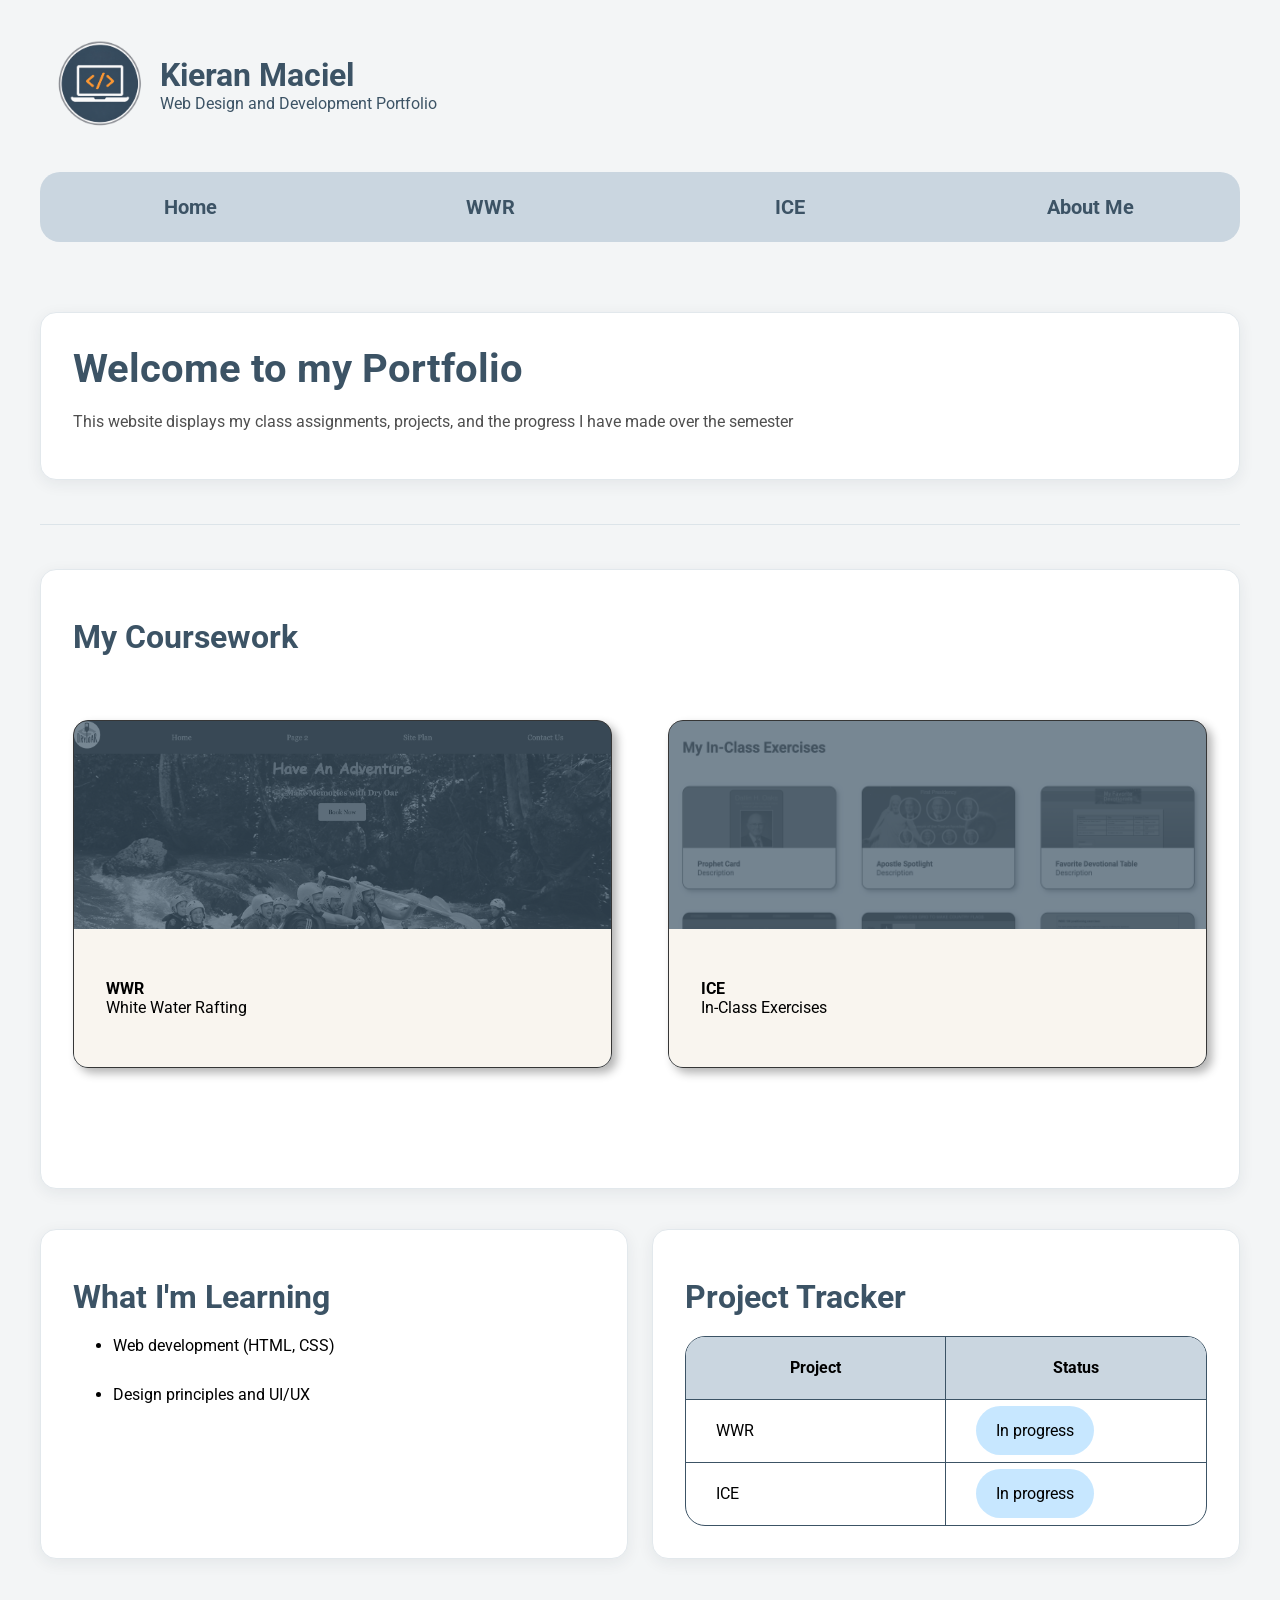
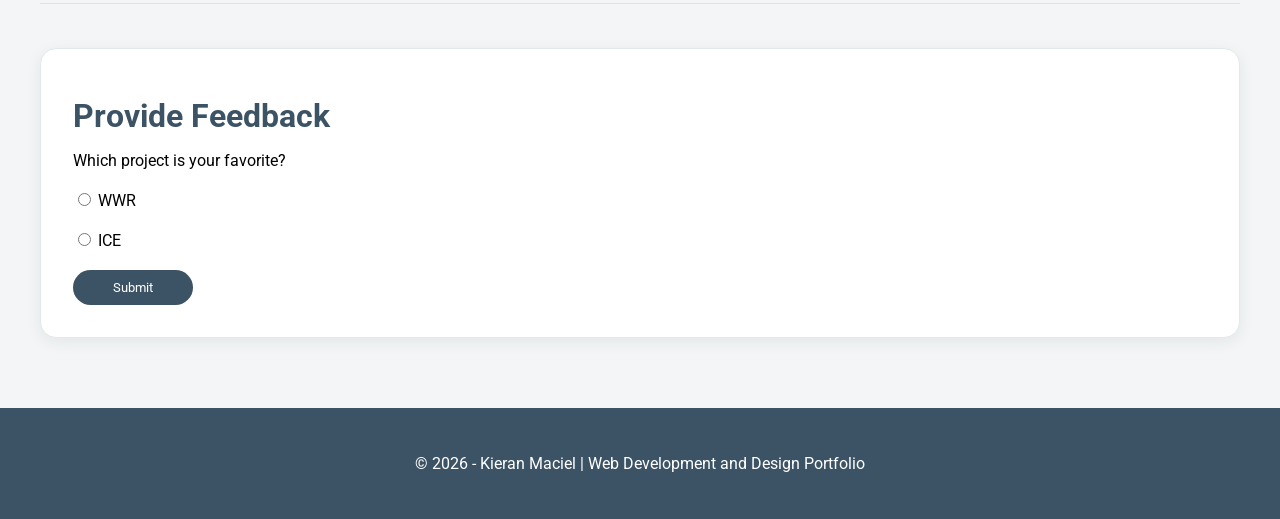
<file: index.html>
<!DOCTYPE html>
<html lang="en">
<head>
    <meta charset="UTF-8">
    <meta name="viewport" content="width=device-width, initial-scale=1.0">
    <link rel="preconnect" href="https://fonts.googleapis.com">
    <link rel="preconnect" href="https://fonts.gstatic.com" crossorigin>
    <link href="https://fonts.googleapis.com/css2?family=Cormorant+Garamond:ital,wght@0,300..700;1,300..700&family=Roboto:ital,wght@0,100..900;1,100..900&display=swap" rel="stylesheet">
    <link rel="stylesheet" href="styles/style.css">
    <title>Kieran's Portal Page</title>
</head>
<body>
    <header>
        <section class="top-container">
            <img class="logo" src="images/portal_page_logo.png" alt="computer logo image">
            <div class="top-text">
                <h1 id="full-name">Kieran Maciel</h1>
                <p>Web Design and Development Portfolio</p>
            </div>
        </section>
        <nav>
            <a class="nav-page" href="#">Home</a>
            <a class="nav-page" href="#">WWR</a>
            <a class="nav-page" href="ice.html" target="_blank">ICE</a>
            <a class="nav-page" href="#">About Me</a>
        </nav>
    </header>

    <main>
        <section class="welcome">
            <h2>Welcome to my Portfolio</h2>
            <p>This website displays my class assignments, projects, and the progress I have made over the semester</p>
        </section>

        <hr>

        <section class="coursework">
            <h3 class="section-title">My Coursework</h3>
            <div class="project-folders">
                <div class="project-widget">
                    <div class="widget-text">
                        <h4>WWR</h4>
                        <p>White Water Rafting</p>
                    </div>
                    <img class="project-img" src="images/wwr_image.png" alt="wwr website image">
                </div>
                <div class="project-widget">
                    <div class="widget-text">
                        <h4>ICE</h4>
                        <p>In-Class Exercises</p>
                    </div>
                    <img class="project-img" src="images/ice_page.png" alt="ice page image">
                </div>
            </div>
        </section>

        <section class="learning-tracker">
            <div class="what-im-learning">
                <h3 class="section-title">What I'm Learning</h3>
                <ul>
                    <li>Web development (HTML, CSS)</li>
                    <li>Design principles and UI/UX</li>
                </ul>
            </div>

            <div class="project-tracker">
                <h3 class="section-title">Project Tracker</h3>
                <table>
                    <tr>
                        <th class="th-project">Project</th>
                        <th class="th-status">Status</th>
                    </tr>
                    <tr>
                        <td class="twwr">WWR</td>
                        <td class="status1"><span>In progress</span></td>
                    </tr>
                    <tr>
                        <td class="tice">ICE</td>
                        <td class="status2"><span>In progress</span></td>
                    </tr>
                </table>
            </div>
        </section>
        <hr>

        <section class="favorite-project">
            <h3 class="section-title">Provide Feedback</h3>
            <p>Which project is your favorite?</p>
            <form>
                <div>
                    <input type="radio" id="wwr" name="fav_project">
                    <label for="wwr">WWR</label><br>
                </div>
                <div>
                    <input type="radio" id="ice" name="fav_project">
                    <label for="ice">ICE</label><br>
                </div>
                <input type="submit">
            </form>
        </section>
    </main>

    <footer>
        <p>&copy; 2026 - Kieran Maciel | Web Development and Design Portfolio</p>
    </footer>
</body>
</html>
</file>
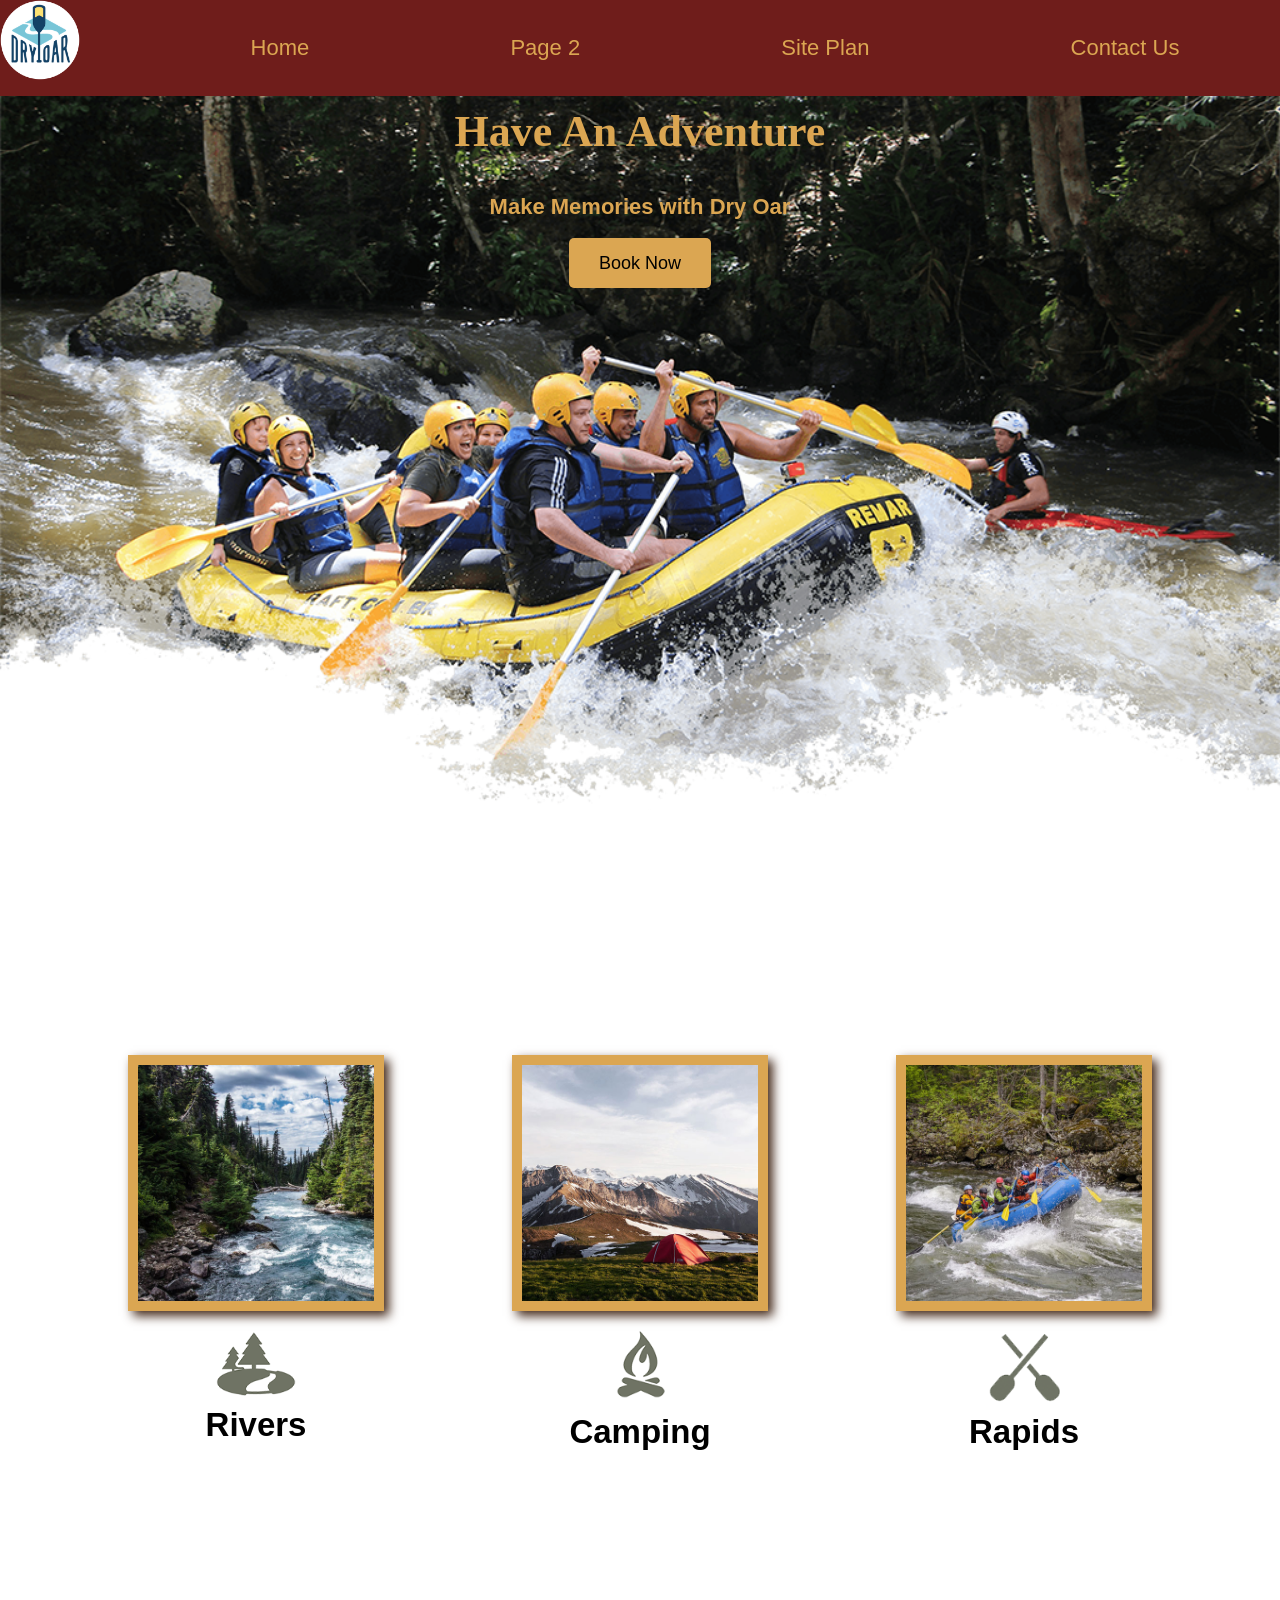
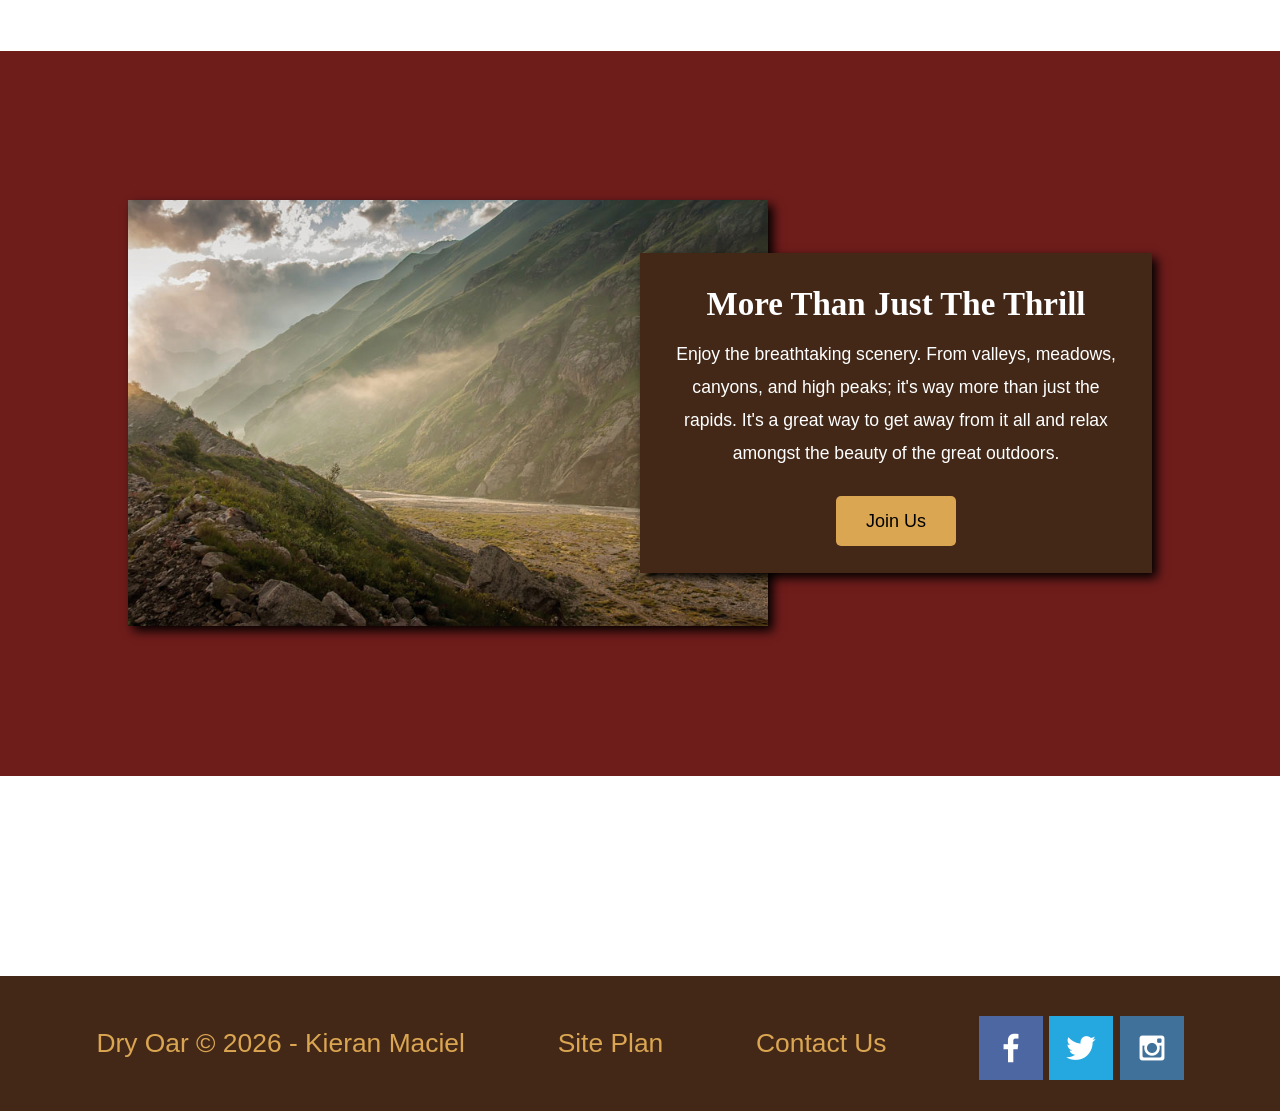
<file: wwr/index.html>
<!DOCTYPE html>
<html lang="en">
<head>
    <meta charset="UTF-8">
    <meta name="viewport" content="width=device-width, initial-scale=1.0">
    <link rel="stylesheet" href="styles/style.css">
    <title>Whitewater Rafting Vacations | Dry Oar Boating | Home</title>
</head>
<body>
    <div id="content">
        <header>
            <a id="logo_link" href="index.html">
                <img class="logo" src="images/logo.png" alt="Dry Oar Logo">
            </a>
            <nav>
                <a href="index.html">Home</a>
                <a href="#">Page 2</a>
                <a href="site-plan-rafting.html">Site Plan</a>
                <a href="contactus.html">Contact Us</a>
            </nav>
        </header>
        <div id="hero">
            <div id="hero-box">
                <img id="hero-img" src="images/hero.png" alt="People enjoying rafting">
            </div>
            <section id="hero-msg">
                <h1 class="home-title">Have An Adventure</h1>
                <h4>Make Memories with Dry Oar</h4>
                <div class="button-box">
                    <a class="book" href="rates.html">Book Now</a>
                </div>
            </section>
        </div>
        <main class="home-grid">
            <section class="rivers-card">
                <img class="card-img" src="images/rivers.jpg" alt="river in forest">
                <img class="icon" src="images/river_icon.png" alt="river icon">
                <h2>Rivers</h2>
            </section>
            <section class="camping-card">
                <img class="card-img" src="images/camping.jpg" alt="tent in mountains">
                <img class="icon" src="images/fire_icon.png" alt="fire icon">
                <h2>Camping</h2>
            </section>
            <section class="rapids-card">
                <img class="card-img" src="images/rapids.jpg" alt="rafting boat">
                <img class="icon" src="images/oars.png" alt="oars icon">
                <h2>Rapids</h2>
            </section>
            <div id="background"></div>
            <img class="mountains" src="images/mountains.jpg" alt="Misty mountains">
            <section class="msg">
                <h2>More Than Just The Thrill</h2>
                <p>Enjoy the breathtaking scenery. From valleys, meadows, canyons, and high peaks; it's way more than just the rapids. It's a great way to get away from it all and relax amongst the beauty of the great outdoors.</p>
                <a class="join" href="rivers.html">Join Us</a>
            </section>
        </main>
        <footer>
            <p>Dry Oar &copy; 2026 - Kieran Maciel</p>
            <p><a href="site-plan-rafting.html">Site Plan</a></p>
            <p><a href="contactus.html">Contact Us</a></p>
            <div class="social">
                <a href="https://facebook.com" target="_blank">
                    <img src="images/facebook.png" alt="fb icon">
                </a>
                <a href="https://twitter.com" target="_blank">
                    <img src="images/twitter.png" alt="twitter icon">
                </a>
                <a href="https://instagram.com" target="_blank">
                    <img src="images/instagram.png" alt="instagram icon">
                </a>
            </div>
        </footer>
    </div>
</body>
</html>
</file>
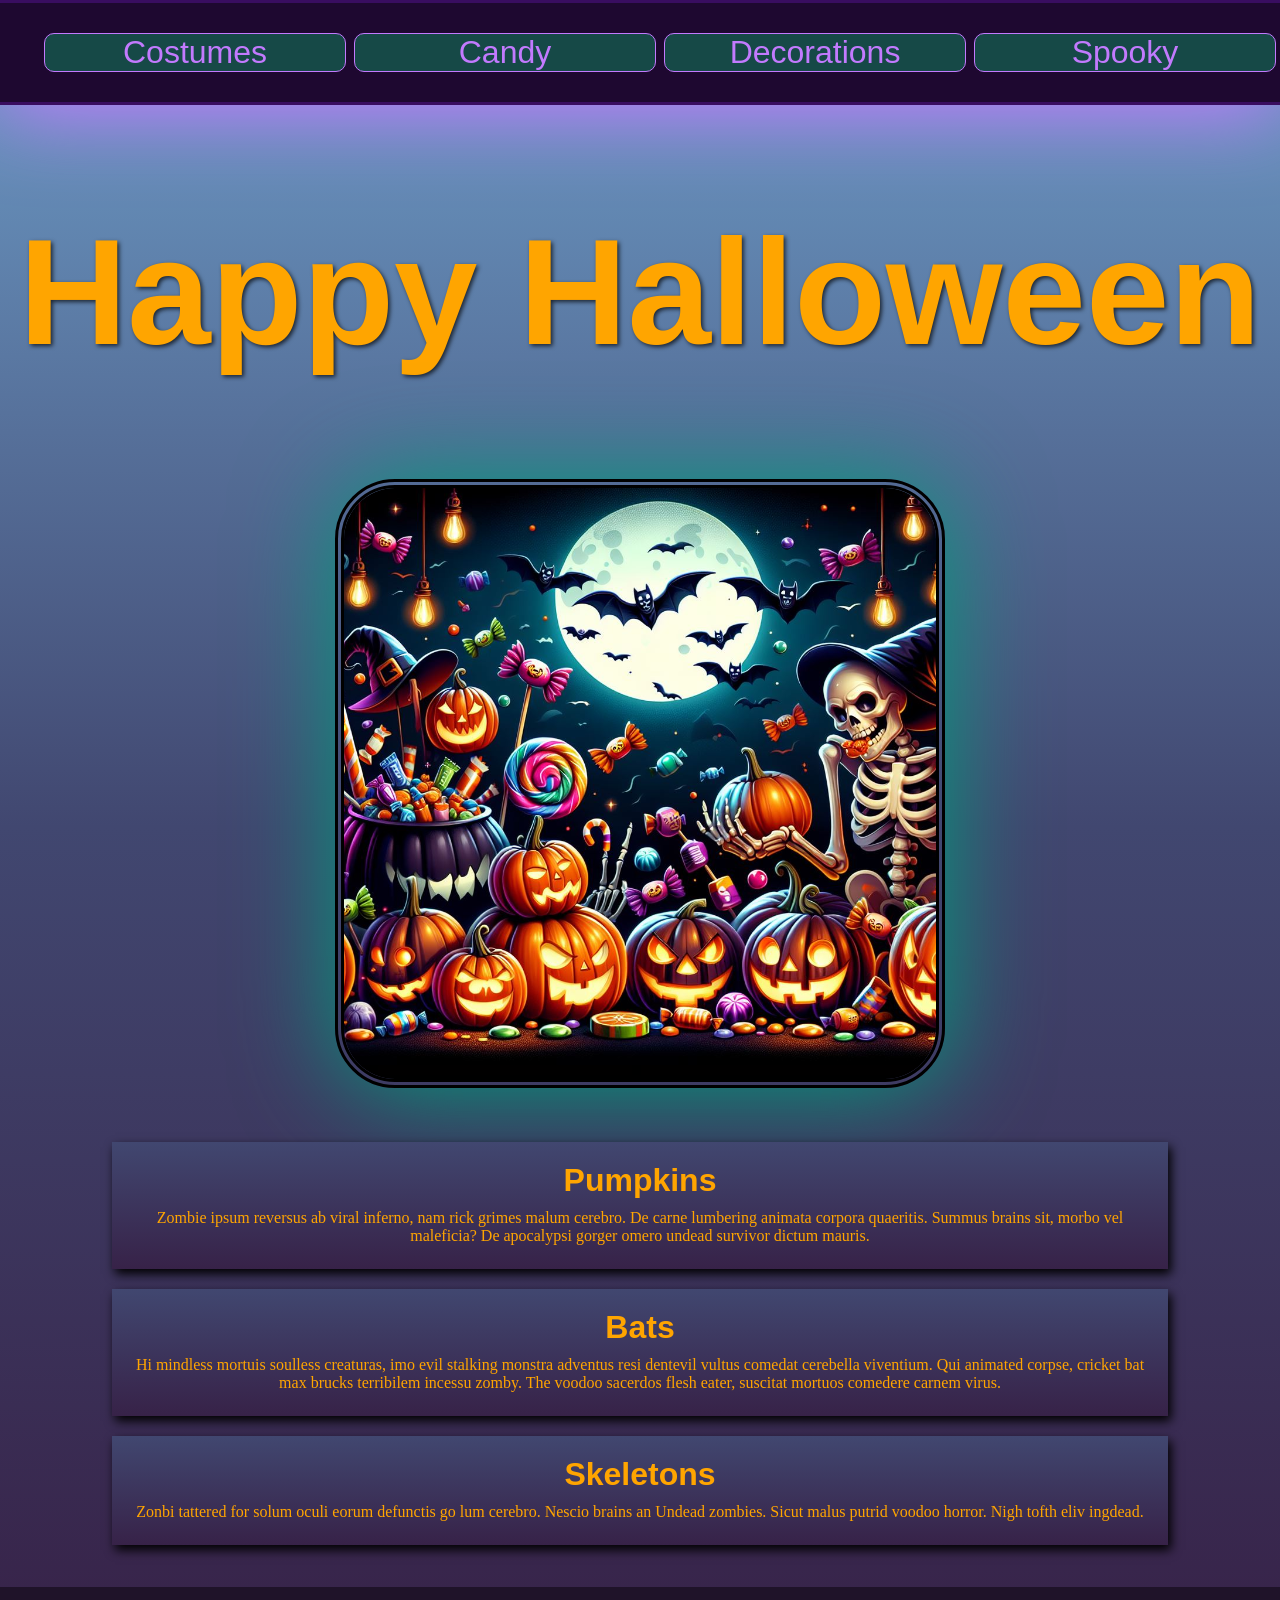
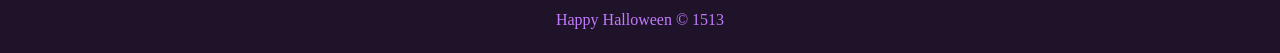
<file: ice/halloween/index.html>
<!-- For this activity you are not allowed to change
 the HTML code, only the CSS -->

<!DOCTYPE html>
<html lang="en">

<head>
    <meta charset="UTF-8">
    <meta name="viewport" content="width=device-width, initial-scale=1.0">
    <title>Document</title>
    <link rel="stylesheet" href="styles/styles.css">
</head>

<body>
    <div id="wrapper">
        <header>
            <nav>
                <ul>
                    <li>Costumes</li>
                    <li>Candy</li>
                    <li>Decorations</li>
                    <li>Spooky</li>
                </ul>
            </nav>
        </header>
        <main>
            <h1>Happy Halloween</h1>
            <img src="images/halloween.png">
            <section>
                <h2>Pumpkins</h2>
                <p>Zombie ipsum reversus ab viral inferno, nam rick grimes
                    malum cerebro. De carne lumbering animata corpora quaeritis.
                    Summus brains sit​​, morbo vel maleficia? De apocalypsi gorger
                    omero undead survivor dictum mauris. </p>
            </section>
            <section>
                <h2>Bats</h2>
                <p>Hi mindless mortuis soulless
                    creaturas, imo evil stalking monstra adventus resi dentevil vultus
                    comedat cerebella viventium. Qui animated corpse, cricket bat max
                    brucks terribilem incessu zomby. The voodoo sacerdos flesh eater,
                    suscitat mortuos comedere carnem virus.</p>
            </section>
            <section>
                <h2>Skeletons</h2>
                <p>Zonbi tattered for solum oculi
                    eorum defunctis go lum cerebro. Nescio brains an Undead zombies. Sicut
                    malus putrid voodoo horror. Nigh tofth eliv ingdead.</p>
            </section>
        </main>
        <footer>
            Happy Halloween &copy; 1513
        </footer>
    </div>
</body>

</html>
</file>
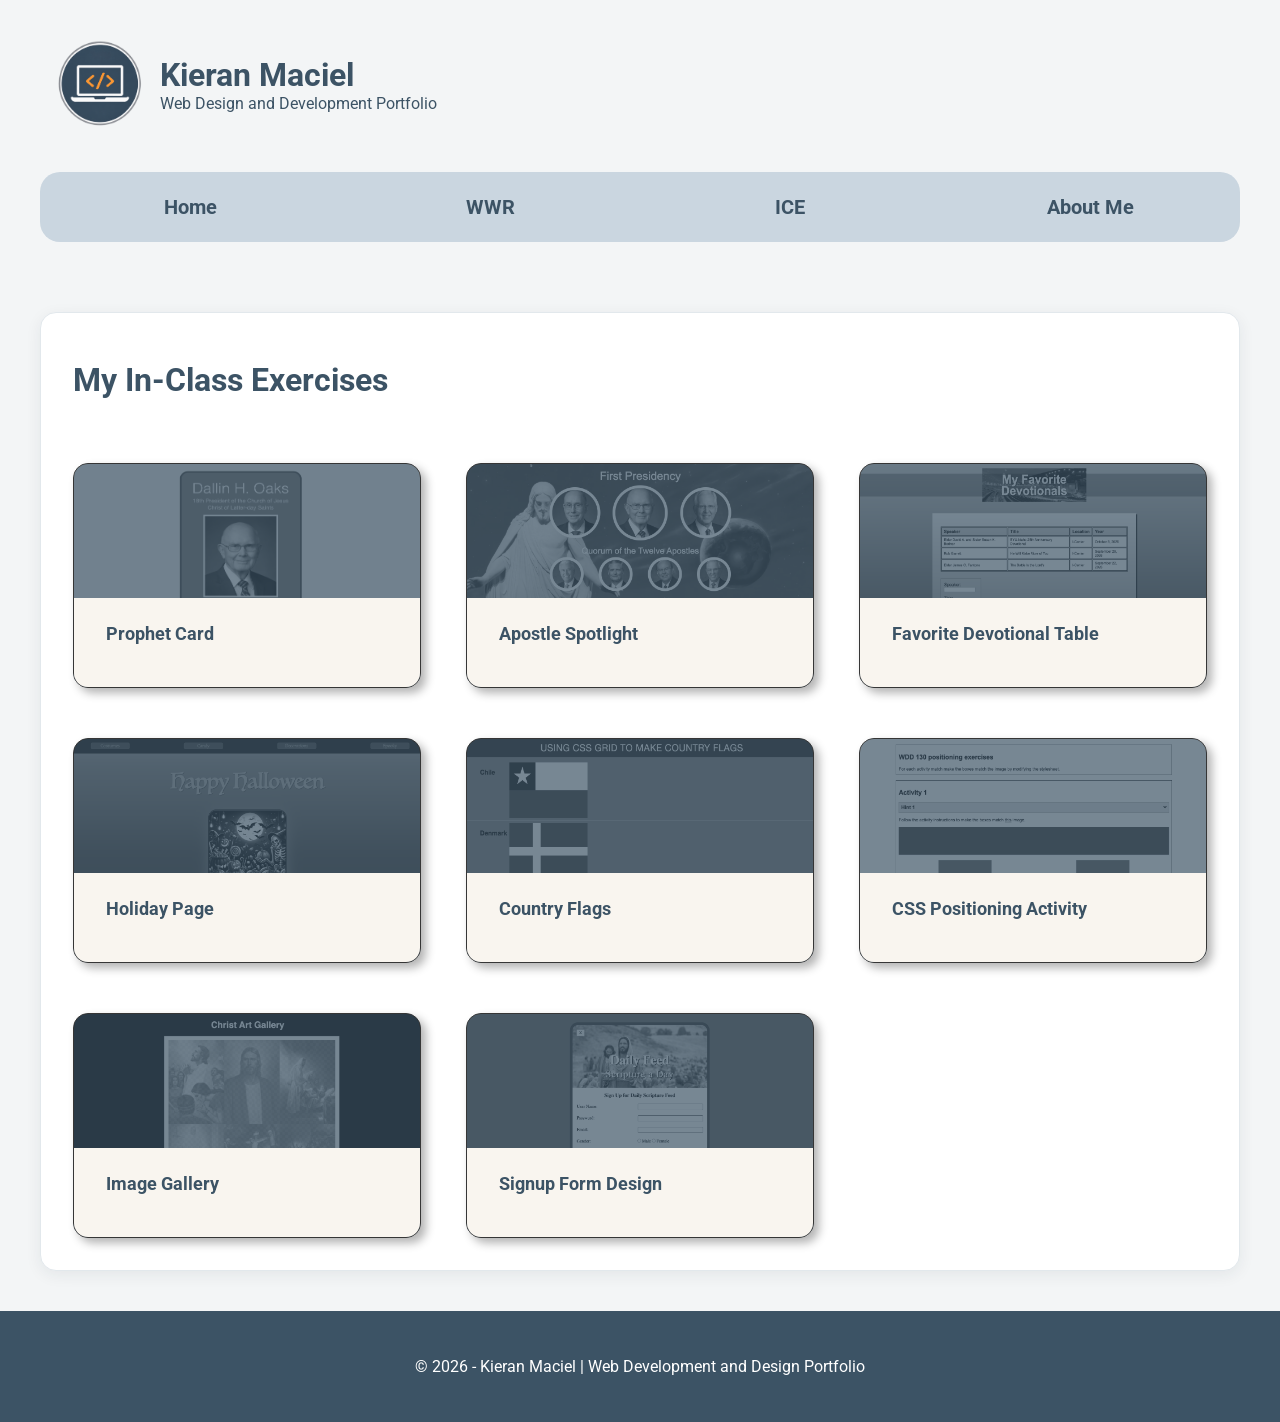
<file: ice.html>
<!DOCTYPE html>
<html lang="en">
<head>
    <meta charset="UTF-8">
    <meta name="viewport" content="width=device-width, initial-scale=1.0">
    <link rel="preconnect" href="https://fonts.googleapis.com">
    <link rel="preconnect" href="https://fonts.gstatic.com" crossorigin>
    <link href="https://fonts.googleapis.com/css2?family=Cormorant+Garamond:ital,wght@0,300..700;1,300..700&family=Roboto:ital,wght@0,100..900;1,100..900&display=swap" rel="stylesheet">
    <link rel="stylesheet" href="styles/style.css">
    <title>ICE Page</title>
    <style>
        .project-folders {
            grid-template-columns: 1fr 1fr 1fr;
            column-gap: 4%;
            row-gap: 50px;
        }
        .project-folders a {
            color: #3C5365;
            text-decoration: none;
        }
        .project-widget {
            aspect-ratio: 1.551 / 1;
            max-width: 348px;
            max-height: 225px;
        }
        .project-widget p {
            font-size: 1px;
            opacity: 0;
            visibility: hidden;
            transition: opacity 0.3s ease, visibility 0.3s ease;
        }
        .project-widget:hover p {
            opacity: 1;
            font-size: 40px;
            visibility: visible;
            font-size: 16px;
        }
        .project-widget:hover h4 {
            margin-top: 16px;
            font-size: 20px;
        }
        .coursework {
            padding-bottom: 32px;
        }
        .widget-text h4 {
            font-size: 18px;
            transition: font-size 0.4s ease;
            margin-top: 16px;
        }
        .widget-text p {
            margin-top: 16px;
            margin-bottom: 16px;
        }

    </style>
</head>
<body>
    <header>
        <section class="top-container">
            <img class="logo" src="images/portal_page_logo.png" alt="computer logo image">
            <div class="top-text">
                <h1 id="full-name">Kieran Maciel</h1>
                <p>Web Design and Development Portfolio</p>
            </div>
        </section>
        <nav>
            <a class="nav-page" href="index.html" target="_blank">Home</a>
            <a class="nav-page" href="#">WWR</a>
            <a class="nav-page" href="#">ICE</a>
            <a class="nav-page" href="#">About Me</a>
        </nav>
    </header>

    <main>
        <section class="coursework">
            <h3 class="section-title">My In-Class Exercises</h3>
            <div class="project-folders">

                <a href="ice/prophet_cards/oaks.html" target="_blank">
                    <div class="project-widget">
                        <div class="widget-text">
                            <h4>Prophet Card</h4>
                            <p>Task: Design a profile card of a prophet.</p>
                        </div>
                        <img class="project-img" src="images/ice_page_prophet_card.png" alt="prophet card image">
                    </div>
                </a>

                <a href="ice/apostle_spotlight/apostles.html" target="_blank">
                    <div class="project-widget">
                        <div class="widget-text">
                            <h4>Apostle Spotlight</h4>
                            <p>Task: Design a web page to spotlight the apostles.</p>
                        </div>
                        <img class="project-img" src="images/ice_apostles.png" alt="apostle card image">
                    </div>
                </a>

                <a href="ice/favorite_BYUI_devotionals/favorite_devo/favdevo.html" target="_blank">
                    <div class="project-widget">
                        <div class="widget-text">
                            <h4>Favorite Devotional Table</h4>
                            <p>Task: Create a Form and a Table in HTML.</p>
                        </div>
                        <img class="project-img" src="images/ice_favorite_devotional.png" alt="devotional page">
                    </div>
                </a>

                <a href="ice/halloween/index.html" target="_blank">
                    <div class="project-widget">
                        <div class="widget-text">
                            <h4>Holiday Page</h4>
                            <p>Task: Style the given html for the holiday.</p>
                        </div>
                        <img class="project-img" src="images/ice_holiday.png" alt="holiday page">
                    </div>
                </a>

                <a href="ice/grid_flags/flags.html" target="_blank">
                    <div class="project-widget">
                        <div class="widget-text">
                            <h4>Country Flags</h4>
                            <p>Task: Style country flags using CSS grid.</p>
                        </div>
                        <img class="project-img" src="images/ice_flags.png" alt="flags page">
                    </div>
                </a>

                <a href="ice/positioning/positioning.html" target="_blank">
                    <div class="project-widget">
                        <div class="widget-text">
                            <h4>CSS Positioning Activity</h4>
                            <p>Task: Complete grid practice activities.</p>
                        </div>
                        <img class="project-img" src="images/ice_positioning.png" alt="positioning page">
                    </div>
                </a>

                <a href="ice/gallery/gallery.html" target="_blank">
                    <div class="project-widget">
                        <div class="widget-text">
                            <h4>Image Gallery</h4>
                            <p>Task: Create thumbnail images of an appropriate file size.</p>
                        </div>
                        <img class="project-img" src="images/ice_gallery.png" alt="gallery page">
                    </div>
                </a>

                <a href="ice/signup/signup.html" target="_blank">
                    <div class="project-widget">
                        <div class="widget-text">
                            <h4>Signup Form Design</h4>
                            <p>Task: Style a form used for collecting data.</p>
                        </div>
                        <img class="project-img" src="images/ice_signup.png" alt="signup page">
                    </div>
                </a>

            </div>
        </section>
    </main>

    <footer>
        <p>&copy; 2026 - Kieran Maciel | Web Development and Design Portfolio</p>
    </footer>
</body>
</html>
</file>
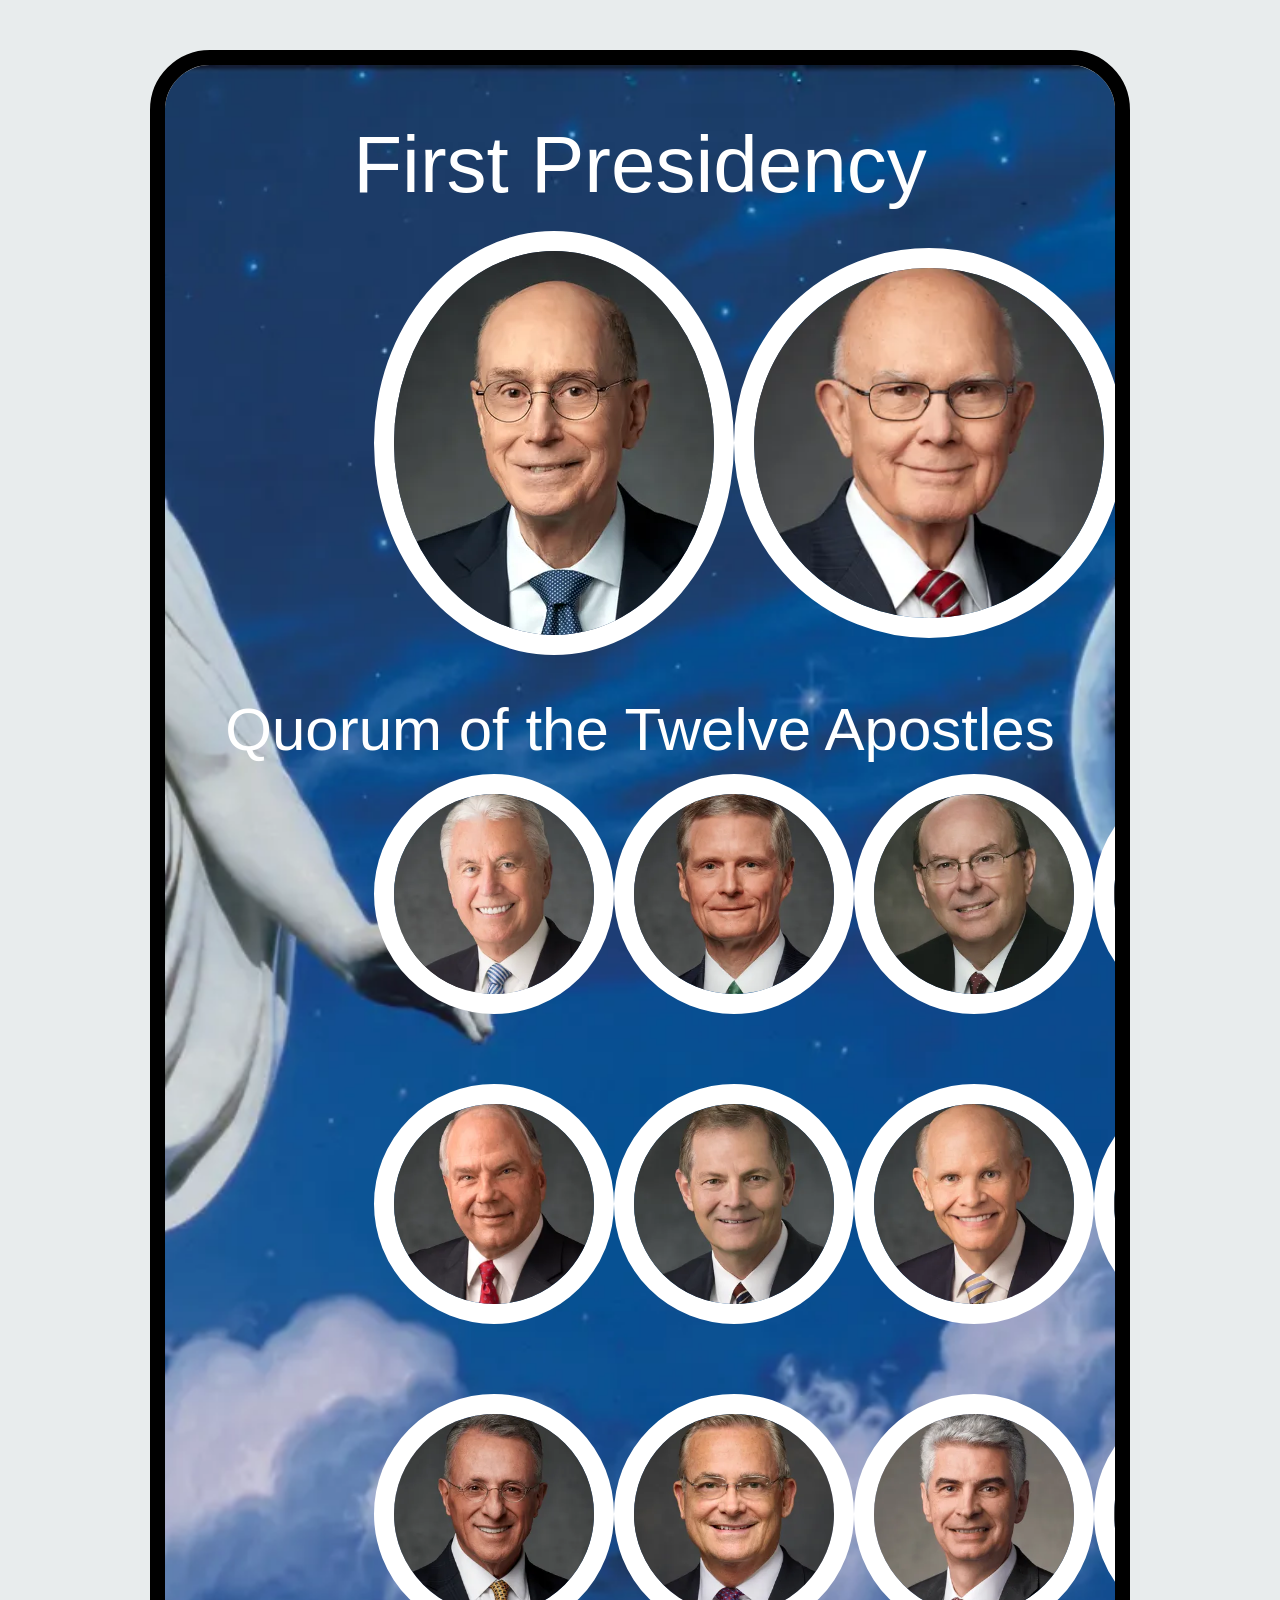
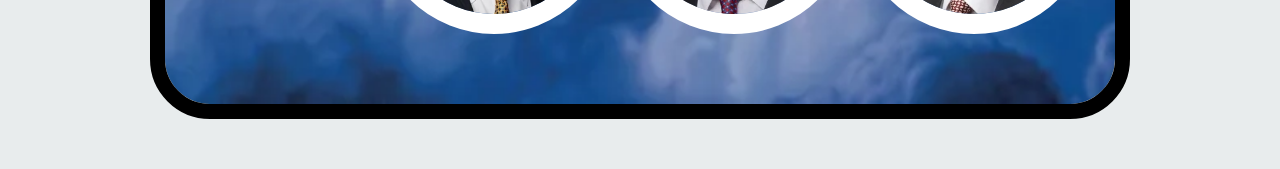
<file: ice/apostle_spotlight/apostles.html>
<!DOCTYPE html>
<html lang="en">
<head>
    <meta charset="UTF-8">
    <meta name="viewport" content="width=device-width, initial-scale=1.0">
    <title>Apostles Spotlights</title>
    <style>
        /* Insert styles here */
        body {
            margin: 0;
            padding: 50px;
            background-color: #E8ECED;
            font-family: Arial, Helvetica, sans-serif;

            display: flex;
            justify-content: center;
        }
        #card {
            position: relative;
            margin: 0 100px;
            width: 100%;
            max-width: 2500px;
            box-sizing: border-box;

            border: 15px solid black;
            border-radius: 60px;
            overflow: hidden;
        }
        #background-image {
            position: absolute;
            z-index: -1;
            width: 100%;
            height: 100%;
            object-fit: cover;
        }
        #content {
            text-align: center;
        }
        h1 {
            color: white;
            font-size: 80px;
            font-weight: normal;
            margin-bottom: 20px;
        }
        h1 a {
            color: inherit;
            text-decoration: none;
        }
        h1 a:hover {
            text-decoration: underline;
            color: rgb(71, 173, 210);
        }
        h1 a:visited {
            text-decoration: none;
        }
        #first-presidency {
            margin: 0 22%;
            display: grid;
            grid-template-columns: 1fr 1fr 1fr;
            justify-items: center;
            align-items: center;
        }
        #prophet {
            width: 350px;
        }
        .portrait img {
            aspect-ratio: 1 / 1;
            object-fit: cover;

            border: 20px solid white;
            border-radius: 50%;
        }
        .portrait img:hover {
            border: 20px solid rgb(71, 173, 210);
        }
        h3 {
            color: white;
            margin: 40px 0 10px;
            font-size: 60px;
            font-weight: normal;
        }
        h3 a {
            color: inherit;
            text-decoration: none;
        }
        h3 a:hover {
            text-decoration: underline;
            color: rgb(71, 173, 210);
        }
        h3 a:visited {
            text-decoration: none;
        }
        #twelve-apostles {
            margin: 0 22%;
            display: grid;
            grid-template-columns: repeat(4, 1fr);
            justify-items: center;
        }
        #twelve-apostles img {
            width: 200px;
            margin: 0 0 70px;
        }


    </style>
</head>
<body>
    <!-- Insert HTML elements here -->
    <div id="card">

        <img id="background-image" src="./images/christus.webp" alt="picture of christ">

        <div id="content">
            <h1><a href="https://www.churchofjesuschrist.org/learn/first-presidency?lang=eng" target="_blank">First Presidency</a></h1>

            <div id="first-presidency" class="portrait">
                <img src="./images/eyring.webp" alt="Henry B. Eyring">
                <img id="prophet" src="./images/oaks.webp" alt="Dallin H. Oaks">
                <img src="./images/christofferson.webp" alt="D. Todd Christofferson">
            </div>

            <h3><a href="https://www.churchofjesuschrist.org/learn/quorum-of-the-twelve-apostles?lang=eng" target="_blank">Quorum of the Twelve Apostles</a></h3>

            <div id="twelve-apostles" class="portrait">
                <img src="./images/uchtdorf.webp" alt="Dieter F. Uchtdorf">
                <img src="./images/bednar.webp" alt="David A. Bednar">
                <img src="./images/cook.webp" alt="Quentin L. Cook">
                <img src="./images/anderson.webp" alt="Neil L. Andersen">
                <img src="./images/rasband.webp" alt="Ronald A. Rasband">
                <img src="./images/stevenson.webp" alt="Gary E. Stevenson">
                <img src="./images/renlund.webp" alt="Dale G. Renlund">
                <img src="./images/gong.webp" alt="Gerrit W. Gong">
                <img src="./images/soares.webp" alt="Ulisses Soares">
                <img src="./images/kearon.webp" alt="Patrick Kearon">
                <img src="./images/causse.webp" alt="Gerald Causse">
                <img src="./images/gilbert.webp" alt="Clark G. Gilbert">
            </div>
        </div>
    </div>
</body>
</html>
</file>
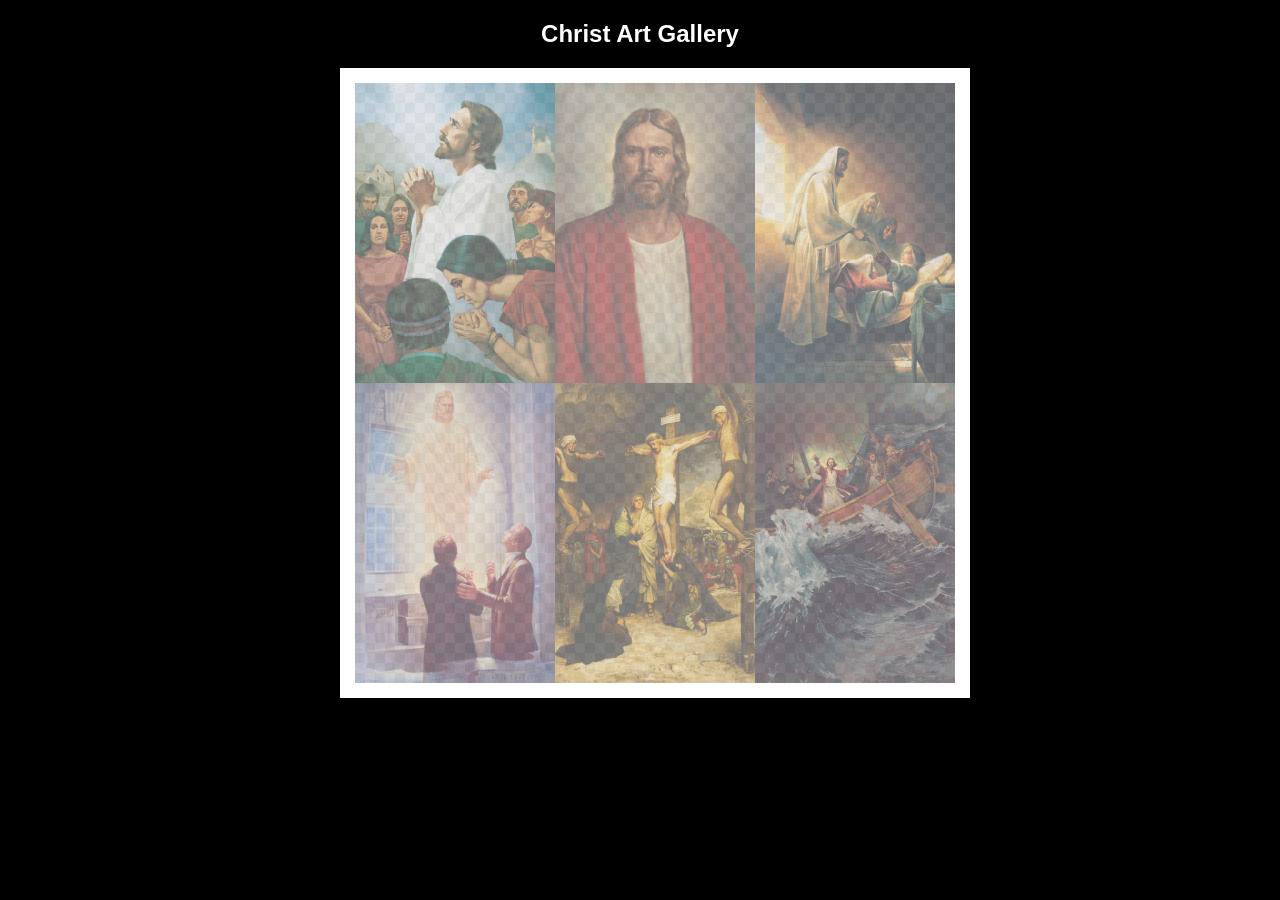
<file: ice/gallery/gallery.html>
<!DOCTYPE html>
<html lang="en">
<head>
    <meta charset="UTF-8">
    <meta name="viewport" content="width=device-width, initial-scale=1.0">
    <title>Images of Christ</title>
    <style>
        body {
            background: black;
        }
        #wrapper{
            width: 600px;
            margin: 0 auto;
        }
        nav {
            color: white;
            text-align: center;
            font-family: Haettenschweiler, 'Arial Narrow Bold', sans-serif;
        }
        #gallery{
            display: grid;
            grid-template-columns: 200px 200px 200px;
            border: 15px solid rgb(255, 255, 255);
            width: 100%;
            background-color: #ddd;
            background-image:
                linear-gradient(45deg, #ccc 26%, transparent 26%), 
                linear-gradient(135deg, #ccc 26%, transparent 26%),
                linear-gradient(45deg, transparent 75%, #ccc 75%),
                linear-gradient(135deg, transparent 75%, #ccc 75%);
            background-size: 20px 20px; /* Must be a square */
            background-position: 0 0, 10px 0, 10px -10px, 0px 10px; 
            
        }
        #gallery a {
            cursor: url('images/christus.png'), pointer;
        }
        #gallery img {
            /* make a thumbnail of the image that is 200x300 
               instead of using width and height here to help the page load faster */
            width: 200px; 
            height: 300px;

            opacity:50%;
            display:block;
        }
        #gallery img:hover{
            opacity: 100%;
        }
    </style>
</head>
<body>
    <div id="wrapper">
        <nav>
            <h1>Christ Art Gallery</h1>
        </nav>
        <main>
            <div id="gallery">
                <a href="images/big/img1.jpg"><img src="images/small/img1.jpg" alt="Christ praying with the Nephites" ></a>
                <a href="images/big/img2.jpg"><img src="images/small/img2.jpg" alt="Jesus the Christ" ></a>
                <a href="images/big/img3.jpg"><img src="images/small/img3.jpg" alt="Jesus Raising the Daughter of Jairus" ></a>
                <a href="images/big/img4.jpg"><img src="images/small/img4.jpg" alt="The Lord Appears in the Kirtland Temple" ></a>
                <a href="images/big/img5.jpg"><img src="images/small/img5.jpg" alt="Crucifixion of Jesus Christ" ></a>
                <a href="images/big/img6.jpg"><img src="images/small/img6.jpg" alt="Jesus Calms the Storm" ></a>
            </div>
        </main>
    </div>
</body>
</html>
</file>
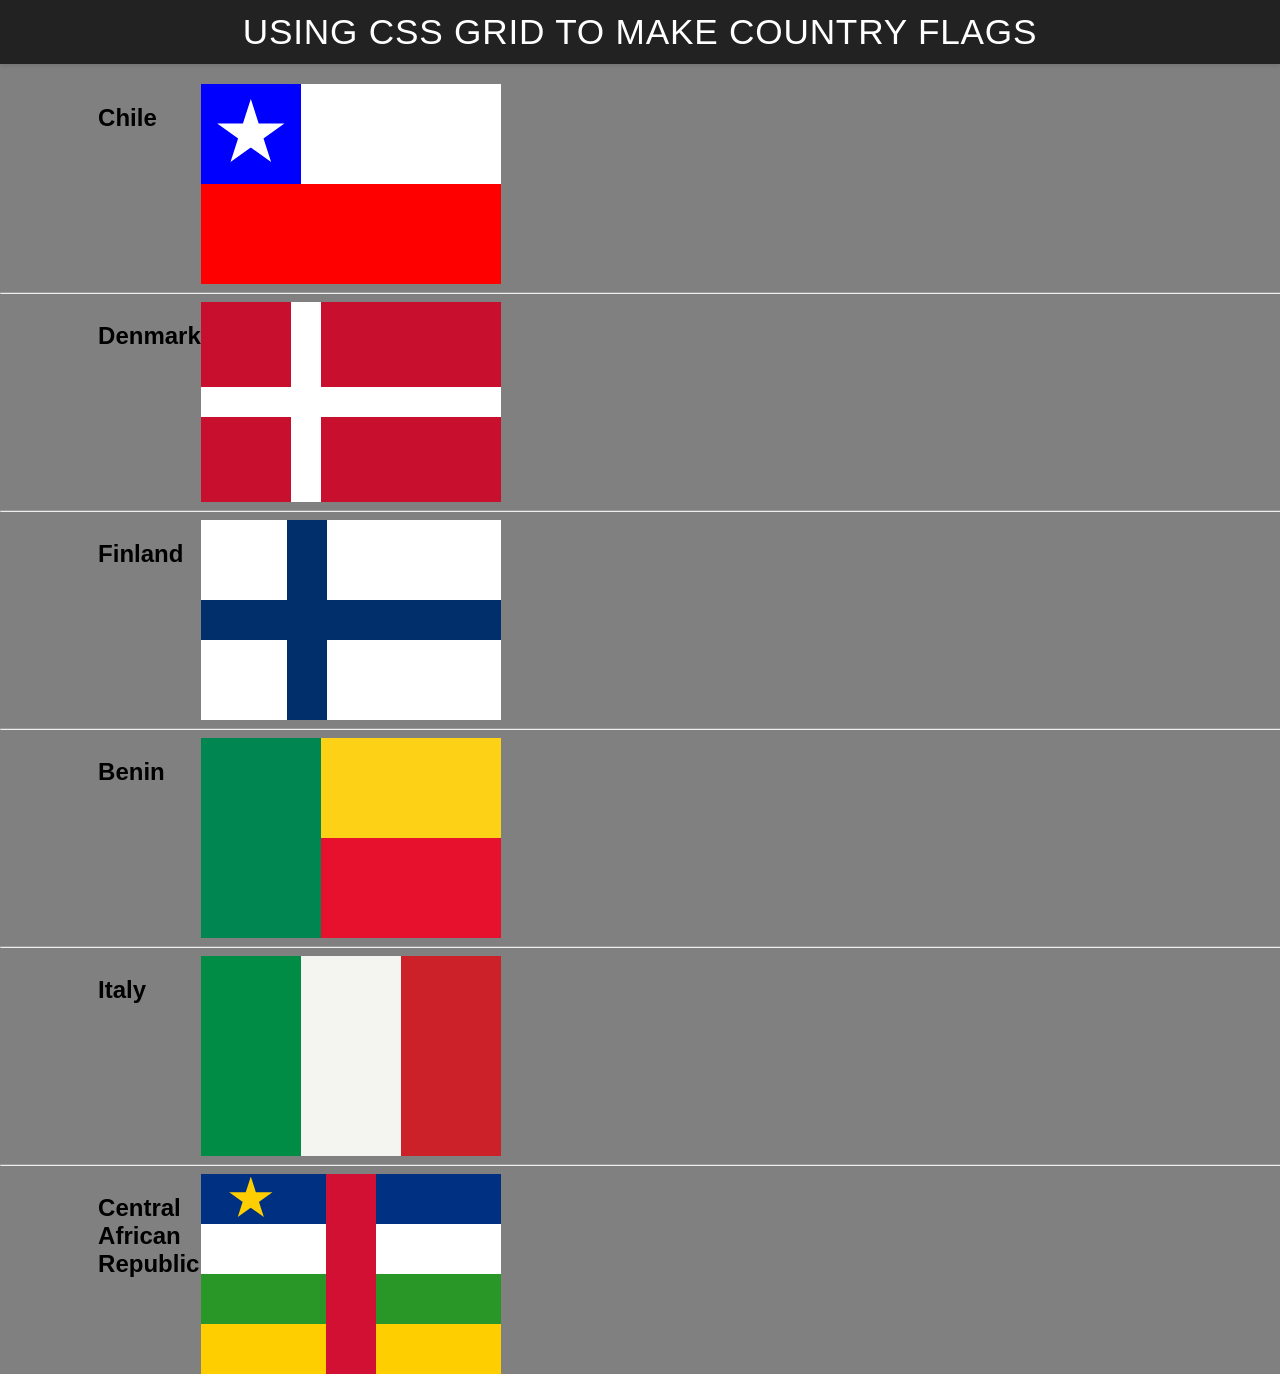
<file: ice/grid_flags/flags.html>
<!DOCTYPE html>
<html lang="en">

<head>
    <meta charset="UTF-8">
    <meta name="viewport" content="width=device-width, initial-scale=1.0">
    <title>Flag</title>
    <style>
        body {
            margin: 0;
            font-family: 'Helvetica Neue', sans-serif;
            background-color: gray;
        }

        header {
            background-color: #222;
            color: #fff;
            padding: 0.75rem 1.5rem;
            display: flex;
            align-items: center;
            justify-content: center;
            font-size: 1.1rem;
            letter-spacing: 0.05rem;
            text-transform: uppercase;
            box-shadow: 0 2px 4px rgba(0, 0, 0, 0.1);
        }

        header h1 {
            margin: 0;
            font-weight: 400;
        }
        main {
            display: grid;
            grid-template-columns: .1fr .1fr 1fr .1fr;
            margin-top: 20px;
        }
        hr {
            width: 100%;
            grid-column: 1 / 5;
        }
        h2 {
            grid-column: 2/3;
        }

        #blue {
            background: blue;
            grid-column: 1 / 2;
            display: grid;
            align-items: center;
            justify-items: center;
        }

        #white {
            background: white;
            grid-column: 2 / 4;
        }

        #red {
            background: red;
            grid-column: 1 / 4;
        }

        #chile {
            display: grid;
            grid-template-columns: 1fr 1fr 1fr;
            grid-template-rows: 1fr 1fr;
            height: 200px;
            width: 300px;
        }

        .star {
            width: 70px;
            aspect-ratio: 1;
            background: white;
            clip-path: polygon(50% 0, 79% 90%, 2% 35%, 98% 35%, 21% 90%);
        }

        /* Denmark Flag */
        #denmark {
            display: grid;
            grid-template-columns: 1fr 2fr;
            grid-template-rows: 1fr 1fr ;
            grid-gap: 30px;
            height: 200px;
            width: 300px;
            background-color: white;
        }
        #dred1 {
            background: #C8102E;
            grid-column: 1 / 2;
            grid-row: 1 / 2;
        }
        #dred2 {
            background: #C8102E;
            grid-column: 2 / 3;
            grid-row: 1 / 2;
        }
        #dred3 {
            background: #C8102E;
            grid-column: 1 / 2;
            grid-row: 2 / 3;
        }
        #dred4 {
            background: #C8102E;
            grid-column: 2 / 3;
            grid-row: 2 / 3;
        }
        /* Finlan Flag */
        #finland {
            display: grid;
            grid-template-columns: 1fr 2fr;
            grid-template-rows: 1fr 1fr;
            grid-gap: 40px;
            height: 200px;
            width: 300px;
            background: #002F6C;
        }
        #fwhite1 {
            background: white;
            grid-column: 1 / 2;
            grid-row: 1 / 2;
        }
        #fwhite2 {
            background: white;
            grid-column: 2 / 3;
            grid-row: 1 / 2;
        }
        #fwhite3 {
            background: white;
            grid-column: 1 / 2;
            grid-row: 2 / 3;
        }
        #fwhite4 {
            background: white;
            grid-column: 2 / 3;
            grid-row: 2 / 3;
        }
        /* Benin Flag */
        #benin {
            display: grid;
            grid-template-columns: 2fr 3fr;
            grid-template-rows: 1fr 1fr;
            height: 200px;
            width: 300px;
        }
        #bgreen {
            background: #008751;
            grid-column: 1 / 2;
            grid-row: 1 / 3;
        }
        #byellow {
            background: #FCD116;
            grid-column: 2 / 3;
            grid-row: 1 / 2;
        }
        #bred {
            background: #E8112D;
            grid-column: 2 / 3;
            grid-row: 2 / 3;
        }
        /* Italy Flag */
        #italy {
            display: grid;
            grid-template-columns: 1fr 1fr 1fr;
            height: 200px;
            width: 300px;
        }
        #igreen {
            background: #008C45;
            grid-column: 1 / 2;
        }
        #iwhite {
            background: #F4F5F0;
            grid-column: 2 / 3;
        }
        #ired {
            background: #CD212A;
            grid-column: 3 / 4;
        }
        /* Central African Republic Flag */
        #car {
            display: grid;
            grid-template-columns: 5fr 2fr 5fr;
            grid-template-rows: 1fr 1fr 1fr 1fr;
            height: 200px;
            width: 300px;
        }
        #carblue {
            background: #003082;
            grid-column: 1 / 4;
            grid-row: 1 / 2;
        }
        #carwhite {
            background: white;
            grid-column: 1 / 4;
            grid-row: 2 / 3;
        }
        #cargreen {
            background: #289728;
            grid-column: 1 / 4;
            grid-row: 3 / 4;
        }
        #caryellow {
            background: #FFCE00;
            grid-column: 1 / 4;
            grid-row: 4 / 5;
        }
        #carred {
            background: #D21034;
            grid-column: 2 / 3;
            grid-row: 1 / 5;
            z-index: 2;
        }
        #carstar {
            background: #FFCE00;
            grid-column: 1 / 2;
            grid-row: 1 / 2;
            height: 45px;
            width: 45px;
            margin-top: auto;
            margin-bottom: auto;
            margin-left: 27.5px;
            z-index: 2;
        }

    </style>
</head>

<body>
    <header>
        <h1>Using CSS Grid to make Country Flags</h1>
    </header>
    <main>
        <h2>Chile</h2>
        <div id="chile">
            <div id="blue">
                <div class="star"></div>
            </div>
            <div id="white"></div>
            <div id="red"></div>
        </div>
        <hr>

        <h2>Denmark</h2>
        <div id="denmark">
            <div id="dred1"></div>
            <div id="dred2"></div>
            <div id="dred3"></div>
            <div id="dred4"></div>
        </div>
        <hr>

        <h2>Finland</h2>
        <div id="finland">
            <div id="fwhite1"></div>
            <div id="fwhite2"></div>
            <div id="fwhite3"></div>
            <div id="fwhite4"></div>
        </div>
        <hr>

        <h2>Benin</h2>
        <div id="benin">
            <div id="bgreen"></div>
            <div id="byellow"></div>
            <div id="bred"></div>
        </div>
        <hr>

        <h2>Italy</h2>
        <div id="italy">
            <div id="igreen"></div>
            <div id="iwhite"></div>
            <div id="ired"></div>
        </div>
        <hr>
        
        <h2>Central African Republic</h2>
        <div id="car">
            <div id="carblue"></div>
            <div id="carwhite"></div>
            <div id="cargreen"></div>
            <div id="caryellow"></div>
            <div id="carred"></div>
            <div class="star" id="carstar"></div>
        </div>
    </main>
</body>

</html>
</file>
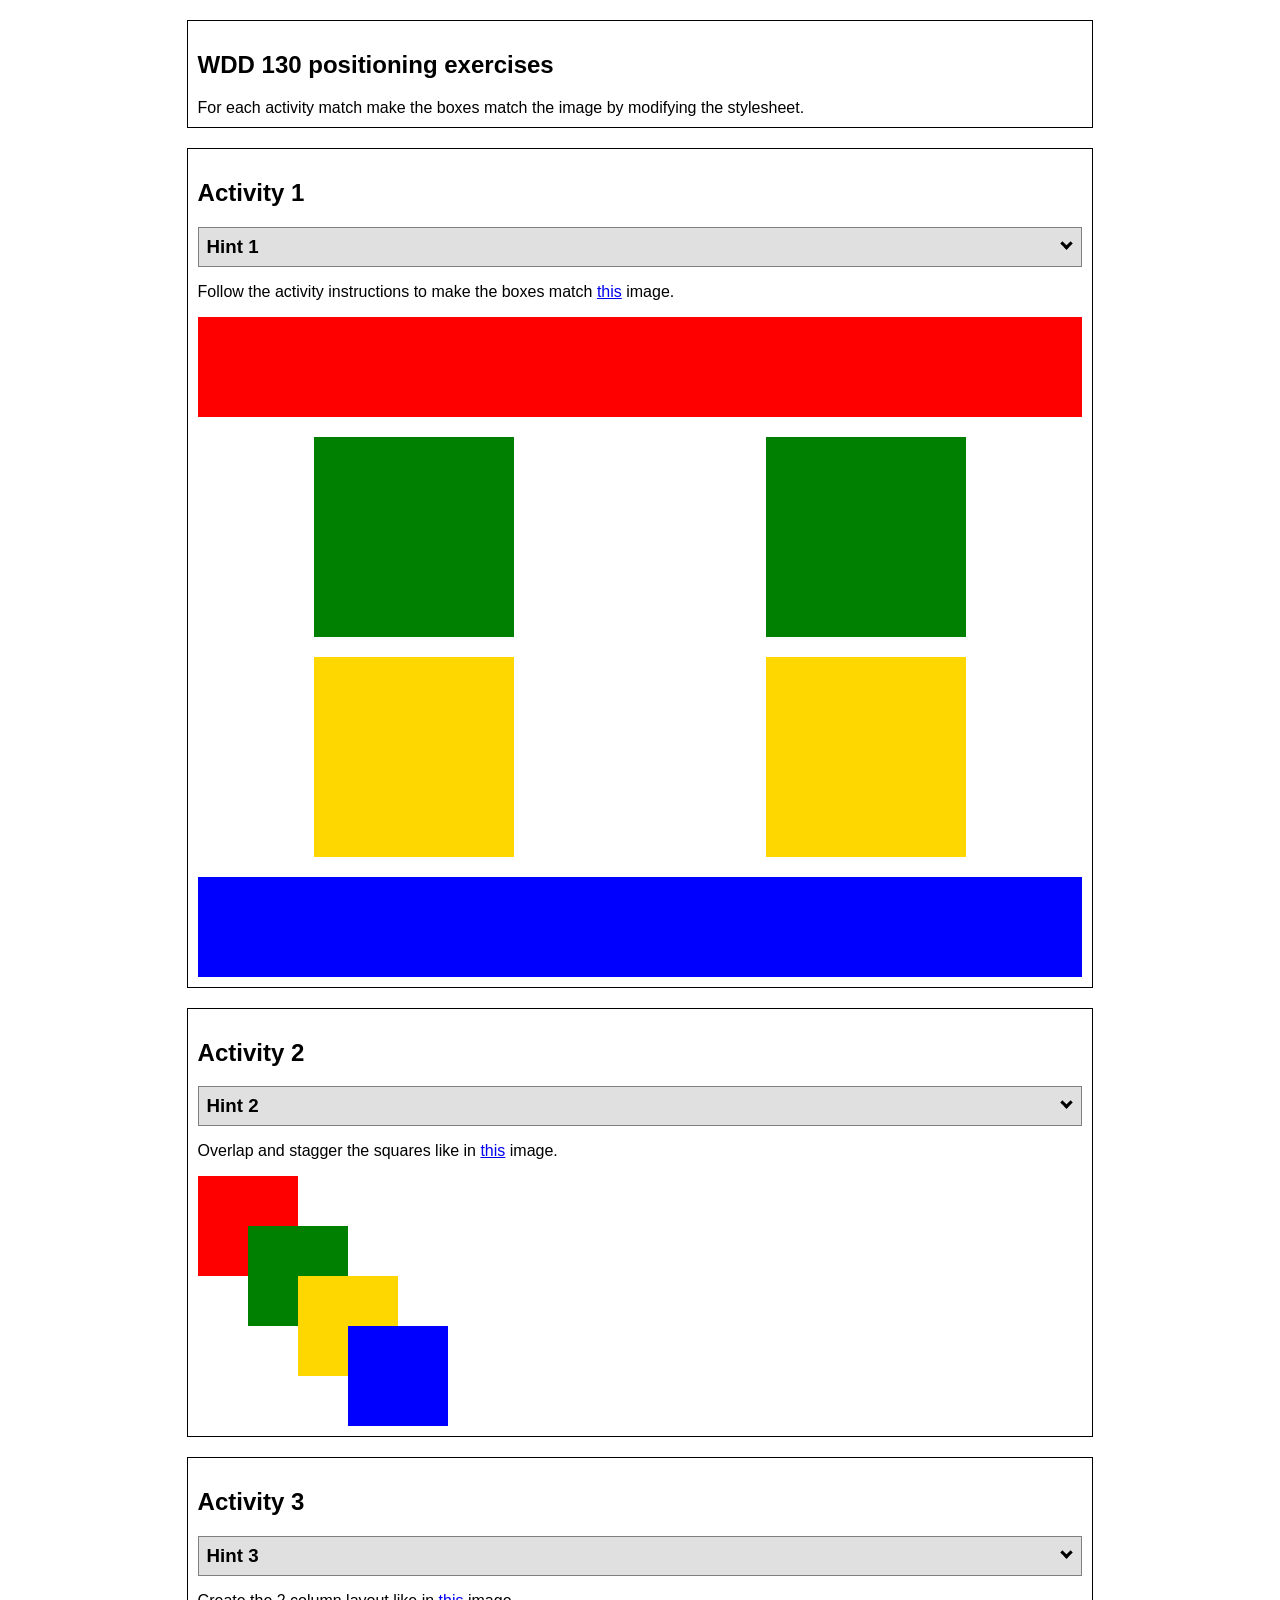
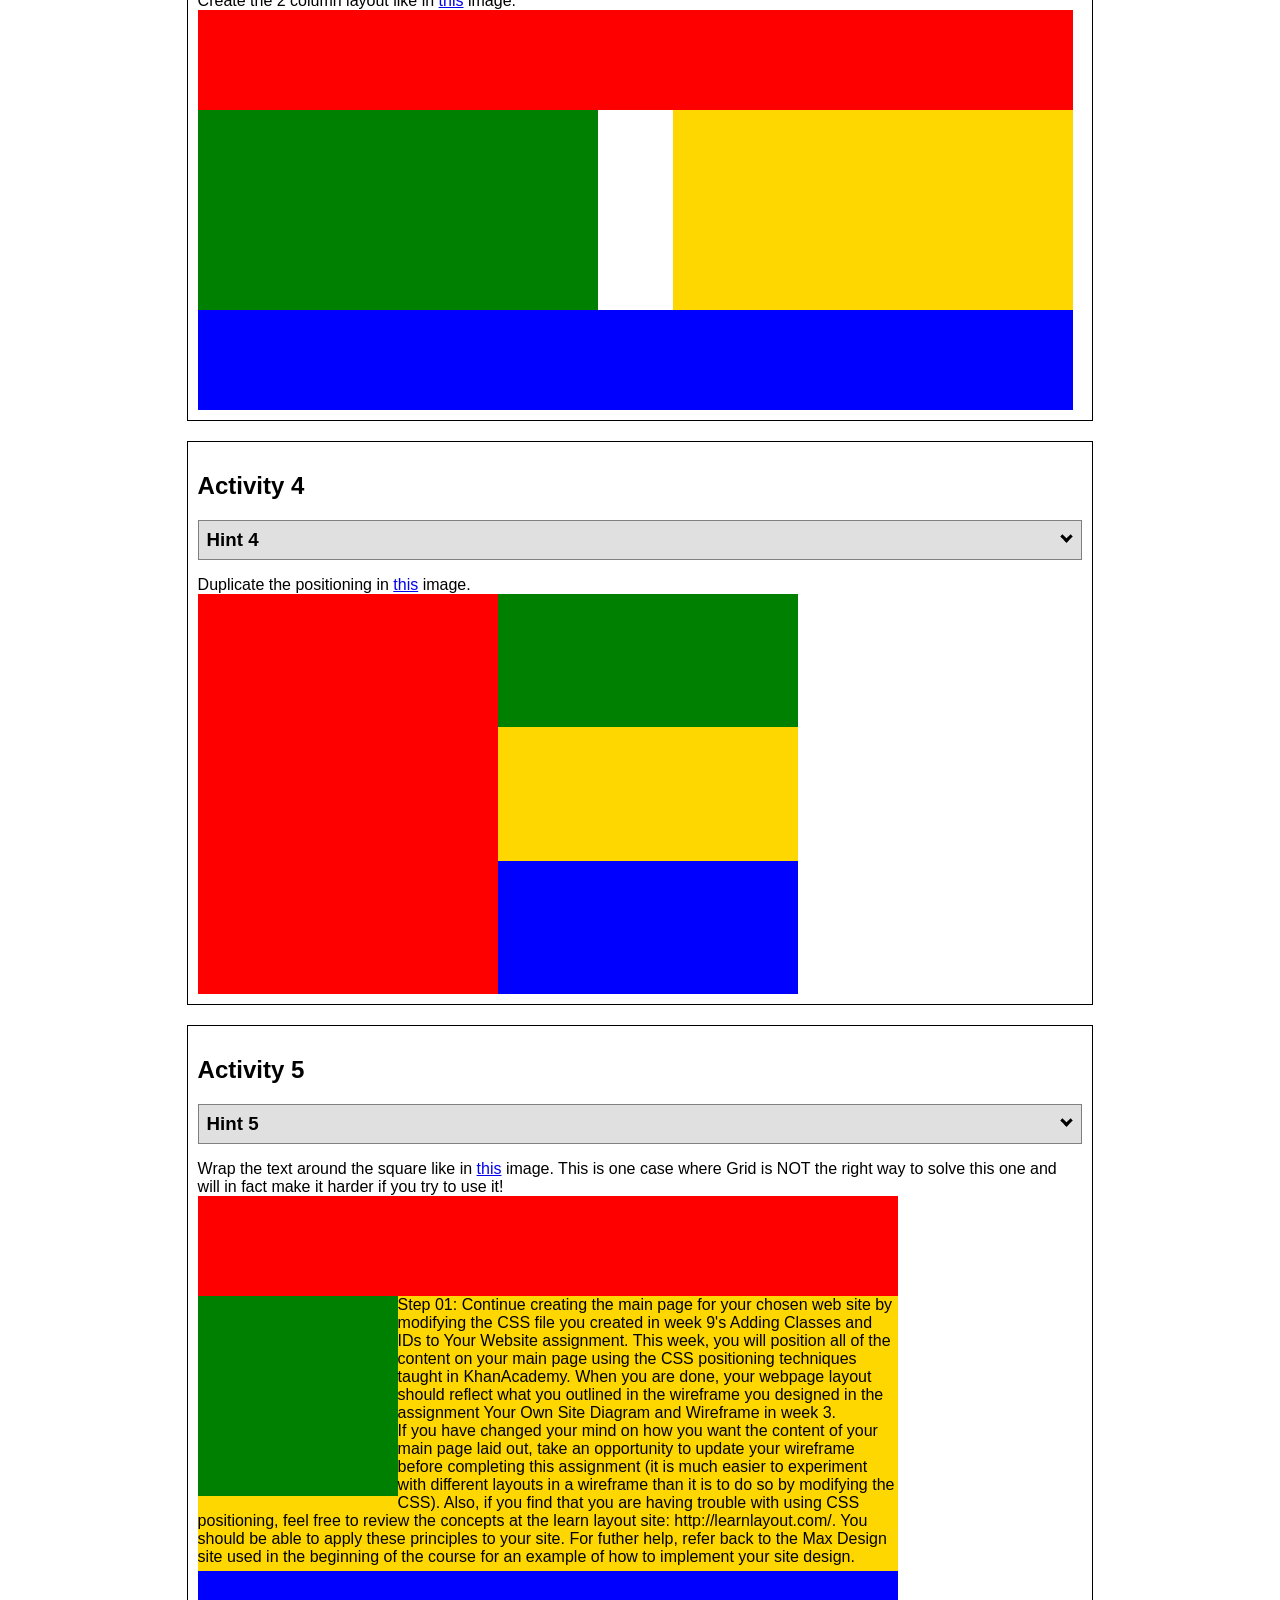
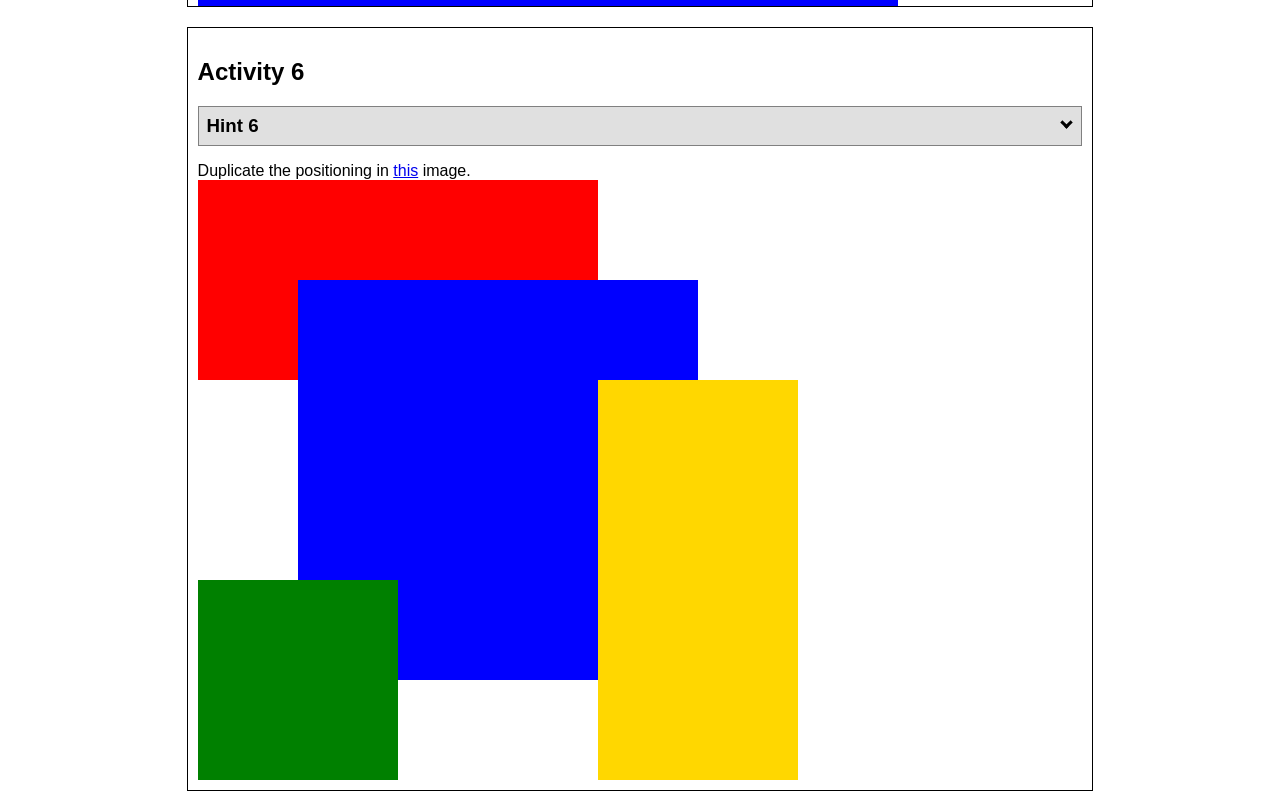
<file: ice/positioning/positioning.html>
<!DOCTYPE html>
<html lang="en">
  <head>
    <!-- HTML - Name: positioning.html -->
    <title>Positioning Activity</title>
    <link rel="stylesheet" type="text/css" href="positionstyles.css" />
  </head>
  <body>
    <div class="activity">
      <h2>WDD 130 positioning exercises</h2>
      For each activity match make the boxes match the image by modifying the stylesheet.</div>
    <div class="activity">
      <h2>Activity 1</h2>
      <section class="hint"><input type="checkbox" ><i></i> <h3>Hint 1</h3><div><p>Use the activity instructions for the firt activity</a></p></div></section>
      <p>Follow the activity instructions to make the boxes match  <a href="images/example1.png" target="_blank">this</a> image.</p>
      <div class="content1" >
        <div class="red1" ></div>
        <div class="green1" ></div>
        <div class="green1" ></div>
        <div class="yellow1"></div>
        <div class="yellow1"></div>
        <div class="blue1"></div>
      </div>
    </div>
    <div class="activity">
      <h2>Activity 2</h2>
      <section class="hint"><input type="checkbox" > <h3>Hint 2</h3><i></i><div>
      <ul>
      <li>grid-template-columns: 50px 50px 50px 50px 50px </li></ul></div></section>
      <p>Overlap and stagger the squares like in <a href="images/example2.png" target="_blank">this</a> image.</p>
      <div class="content2" >
        <div class="red2" ></div>
        <div class="green2" ></div>
        <div class="yellow2"></div>
        <div class="blue2"></div>
      </div>
    </div>
    <div class="activity">
      <h2>Activity 3</h2>
      <section class="hint"><input type="checkbox" > <h3>Hint 3</h3><i></i><div><p>This one is going to be best solved with CSS Grid. Remember to make the boxes the right width first...then start moving them around. </p><h4>Properties used:</h4><ul><li>display:grid;</li><li>grid-template-columns:</li><li>grid-column-gap:</li>
        <li>grid-column:</li>  </ul></div></section>
      Create the 2 column layout like in <a href="images/example3.png" target="_blank">this</a>  image.
      <div class="content3" >
        <div class="red3" ></div>
        <div class="green3" ></div>
        <div class="yellow3"></div>
        <div class="blue3"></div>
      </div>
    </div>
    <div class="activity">
      <h2>Activity 4</h2>
      <section class="hint"><input type="checkbox" > <h3>Hint 4</h3><i></i><div><p>For the others we have been primarily concerned with width. For this one you will need to adjust height as well. </p><h4>Properties used:</h4><ul><li>display:grid;</li><li>grid-template-columns:</li><li>grid-row:</li></ul></div></section>
      Duplicate the positioning in <a href="images/example4.png" target="_blank">this</a> image. 
      <div class="content4" >
        <div class="red4" ></div>
        <div class="green4" ></div>
        <div class="yellow4"></div>
        <div class="blue4"></div>
      </div>
    </div>

    <div class="activity">
      <h2>Activity 5</h2>
      <section class="hint"><input type="checkbox" > <h3>Hint 5</h3><i></i><div><p>Grid is <strong>not</strong> the right way to do this.  In fact there is only one way to really do that...and that is with float. Remember that we float the thing we want the text to wrap around.  Also remember to start by making all the shapes the right size and shape.</p><h4>Properties used:</h4><ul><li>float: left;</li></ul></div></section>
      Wrap the text around the square like in <a href="images/example5.png" target="_blank">this</a> image. This is one case where Grid is NOT the right way to solve this one and will in fact make it harder if you try to use it!
      <div class="content5" >
        <div class="red5" ></div>
        <div class="green5" ></div>
        <div class="yellow5">Step 01: Continue creating the main page for your chosen web site by modifying the CSS file you created in week 9's Adding Classes and IDs to Your Website assignment. This week, you will position all of the content on your main page using the CSS positioning techniques taught in KhanAcademy. When you are done, your webpage layout should reflect what you outlined in the wireframe you designed in the assignment Your Own Site Diagram and Wireframe in week 3. <br />
          If you have changed your mind on how you want the content of your main page laid out, take an opportunity to update your wireframe before completing this assignment (it is much easier to experiment with different layouts in a wireframe than it is to do so by modifying the CSS). Also, if you find that you are having trouble with using CSS positioning, feel free to review the concepts at the learn layout site: http://learnlayout.com/. You should be able to apply these principles to your site. For futher help, refer back to the Max Design site used in the beginning of the course for an example of how to implement your site design.</div>
        <div class="blue5"></div>
      </div>
    </div>
    <div class="activity">
      <h2>Activity 6</h2>
      <section class="hint"><input type="checkbox" > <h3>Hint 6</h3><i></i><div><p>This one is all about visualizing the grid behind the layout. If you are having a hard time doing that first: all the sizes are even multiples of 100, and second here is another example with the lines drawn: <a href="images/example6-hint.png" target="_blank">example 6 with lines</a>. For this one you will find it easiest if you use px for the column width. You can also use <kbd>z-index</kbd> to control the element layering.    </p><h4>Properties used:</h4><ul><li>display:grid;</li><li>grid-template-columns:</li><li>grid-column:</li><li>grid-row:</li><li><a href="https://www.w3schools.com/cssref/pr_pos_z-index.asp" target="_blank">z-index:</a></li></ul></div></section>
      Duplicate the positioning in <a href="images/example6.png" target="_blank">this</a> image.
      <div class="content6" >
        <div class="red6" ></div>
        <div class="green6" ></div>
        <div class="yellow6"></div>
        <div class="blue6"></div>
      </div>
    </div>
  </body>
</html>
</file>
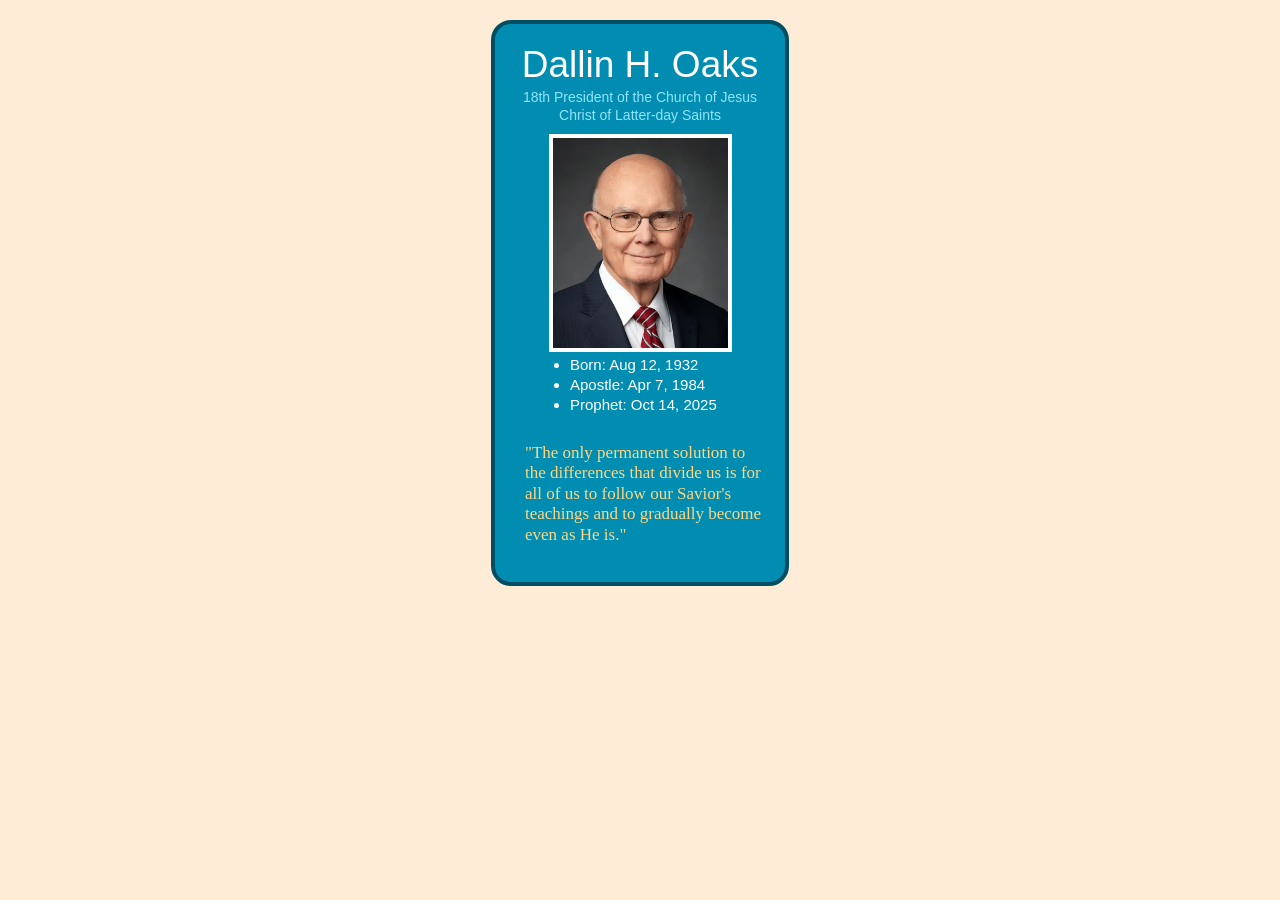
<file: ice/prophet_cards/oaks.html>
<!DOCTYPE html>
<html lang="en">
<head>
    <meta charset="UTF-8">
    <meta name="viewport" content="width=device-width, initial-scale=1.0">
    <title>Dallin H. Oaks</title>
    <style>
        /* Insert styles here, this is called an internal stylesheet  */
        body {
            background: #FFECD7;
            font-family: Helvetica, Arial, sans-serif;
            margin: 0;
            padding: 20px;
        }
        #card {
            text-align: center;
            width: 250px;
            margin: 0 auto;
            padding: 20px;
            background-color: #008DB1;
            border: 4px solid #004e63;
            border-radius: 20px;
        }
        h1 {
            color: white;
            font-size: 37px;
            font-weight: lighter;
            margin: 0 0 2px;
        }
        a {
            color: #91e4fb;
            text-decoration: none;
            font-size: 14px;
            margin: 0 0 20px;
        }
        a:hover {
            text-decoration: underline;
        }
        img {
            border: 4px solid white;
            width: 175px;
            height: auto;
            margin: 10px 0 0;
        }
        ul {
            color: white;
            text-align: left;
            font-size: 15px;
            margin: 0 0 30px 15px;
        }
        li {
            margin: 0 0 3px;
        }
        #quote {
            color: #ffd783;
            font-family: 'Brush Script MT', 'Nanum Brush Script', serif;
            font-size: 17px;
            text-align: left;
            line-height: 1.2;
            margin-left: 10px;
        }
    </style>
</head>
<body>
    <!-- Insert HTML elements here -->
    <section id="card">
        <h1>Dallin H. Oaks</h1>
        <a href="https://www.churchofjesuschrist.org" target="_blank">18th President of the Church of Jesus Christ of Latter-day Saints</a>
        <img alt="portrait of President Oaks" src="./images/oaks.webp">
        <ul>
            <li>Born: Aug 12, 1932</li>
            <li>Apostle: Apr 7, 1984</li>
            <li>Prophet: Oct 14, 2025</li>
        </ul>
        <p id="quote">"The only permanent solution to the differences that divide us is for all of us to follow our Savior's teachings and to gradually become even as He is."</p>
        <div id="background"></div>
    </section>
</body>
</html>
</file>
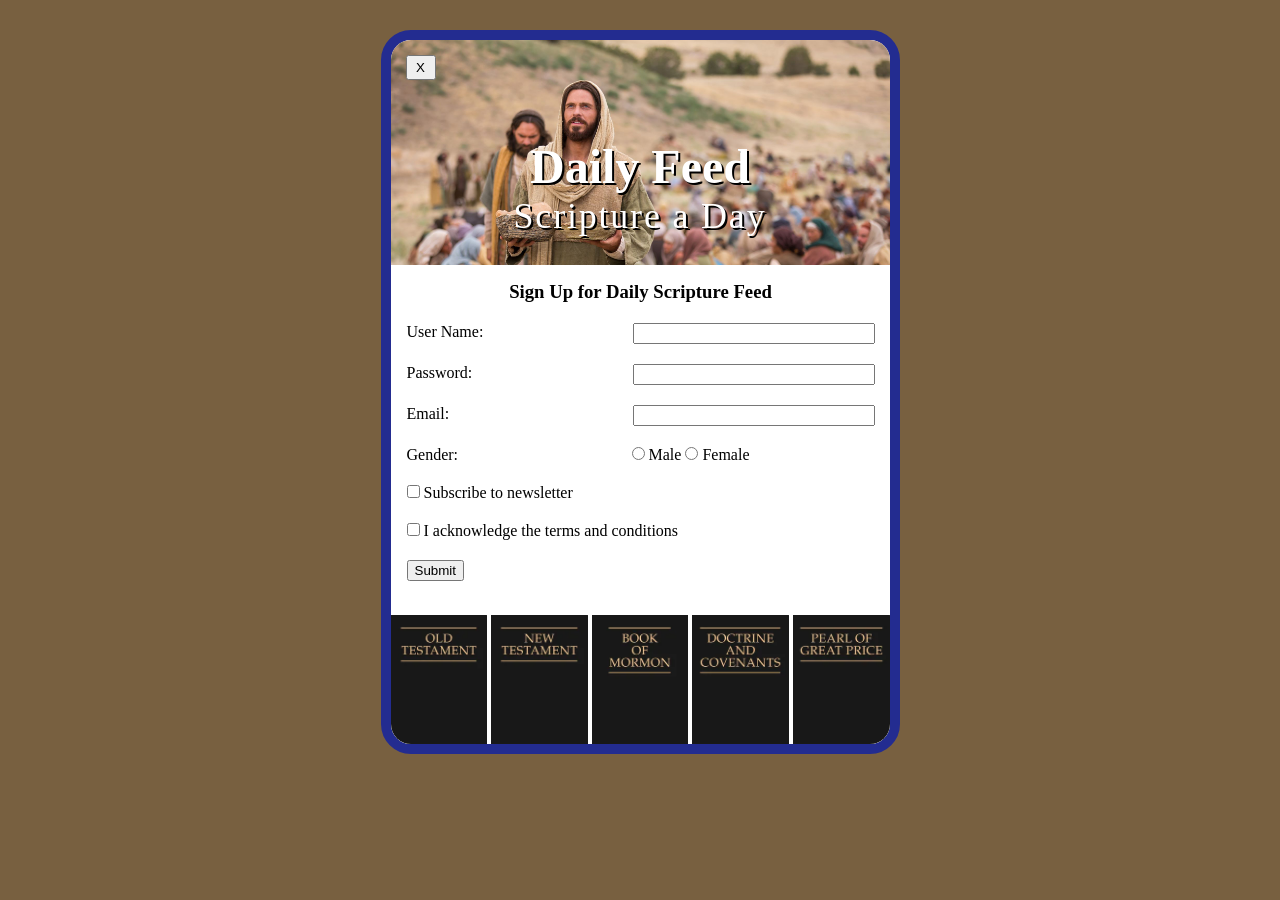
<file: ice/signup/signup.html>
<!DOCTYPE html>
<html lang="en">

<head>
    <meta charset="UTF-8">
    <meta name="viewport" content="width=device-width, initial-scale=1.0">
    <title>Daily Feed Sign Up</title>

    <style>
        * {
            margin: 0;
        }

        body {
            background: rgb(120, 96, 64);
        }

        #content {
            width: 499px;
            margin: 30px auto;
            position: relative;
            border: 10px solid rgb(35, 44, 144);
            border-radius: 30px;
            overflow: hidden;
            background-color: white;

            display: grid;
            grid-template-rows: 225px 350px 129px;
        }

        /* HEADER SELECTORS */
        header img {
            width: 500px;
        }
        header h1, h2 {
            color: white;
            text-shadow: 2px 2px black;
        }
        header h1 {
            position: absolute;
            top: 14%;
            width: 100%;
            text-align: center;
            font-size: 48px;
        }
        header h2 {
            position: absolute;
            top: 22%;
            width: 100%;
            text-align: center;
            font-size: 36px;
            font-weight: 300;
            letter-spacing: .05em;
        }

        /* FORM SELECTORS */
        #formContainer {
            background-color: white;
            padding: 16px;
        }
        #formContainer h3 {
            text-align: center;
            font-weight: bold;
            margin-bottom: 20px;
        }
        .forms {
            display: flex;
            margin-bottom: 20px;
        }
        .forms input {
           margin-left: auto;
           width: 50%;
        }
        .radio-form {
            display: flex;
        }
        .radio-form div {
            margin-left: auto;
            margin-right: 125px;
            margin-bottom: 20px;
        }
        .checkbox {
            justify-self: center;
            margin-bottom: 20px
        }
        .button {
            justify-self: center;
            margin-bottom: 20px;
        }
        #content #myForm #closeBtn {
            position: absolute;
            width: 30px;
            height: 25px;
            top: 15px;
            left: 15px;
        }

        /* FOOTER SELECTORS */
        footer {
            background-color: white;
        }
        footer img {
            height: 129px;
            width: auto;
        }
    </style>




</head>

<body>
    <div id="content">

        <header>
            <img src="images/jesus_feeds_5000.jpeg" alt="jesus feedings the 5000">
            <h1>Daily Feed</h1>
            <h2>Scripture a Day</h2>
        </header>

        <div id="formContainer">
            <h3>Sign Up for Daily Scripture Feed</h3>
            <form id="myForm">
                <button type="button" id="closeBtn">X</button>
                <div class="forms">
                    <label for="username">User Name:</label>
                    <input type="text" id="username" name="username" required>
                </div>

                <div class="forms">
                    <label for="password">Password:</label>
                    <input type="password" id="password" name="password" required>
                </div>

                <div class="forms">
                    <label for="email">Email:</label>
                    <input type="email" id="email" name="email" required>
                </div>

                <div class="radio-form">
                    <label>Gender:</label>
                    <div>
                        <input type="radio" id="male" name="gender" value="male" required>
                        <label for="male">Male</label>
                        <input type="radio" id="female" name="gender" value="female" required>
                        <label for="female">Female</label>
                    </div>
                </div>

                <section class="checkbox">
                    <input type="checkbox" id="newsletter" name="newsletter">
                    <label for="newsletter">Subscribe to newsletter</label>
                </section>

                <section class="checkbox">
                    <input type="checkbox" id="conditions" name="conditions" required>
                    <label for="conditions">I acknowledge the terms and conditions</label>
                </section>

                <section class="button">
                    <button type="submit">Submit</button>
                </section>
            </form>
        </div>

        <footer>
            <img src="images/old_testament.webp" alt="old testament">
            <img src="images/new_testament.webp" alt="new testament">
            <img src="images/book_of_mormon.webp" alt="book of mormon">
            <img src="images/doctrine_and_covenants.webp" alt="doctrine and covenants">
            <img src="images/pearl_of_great_price.webp" alt="pearl of great price">
        </footer>

    </div>

    <div id="output"></div>

    <script>
        // Here is some Javascript to start looking forward to wdd131
        document.getElementById("closeBtn").addEventListener("click", function () {
            document.getElementById("formContainer").style.display = "none";
         });
        const form = document.getElementById('myForm');
        const output = document.getElementById('output');

        form.addEventListener('submit', function (event) {
            event.preventDefault(); // Stop form from actually submitting

            const formData = new FormData(form);
            const entries = [];

            for (const [key, value] of formData.entries()) {
                if (key == "password") {
                    entries.push(`<strong>${key}</strong>: ${value} (you should probably encrypt the password)`);
                } else {
                    entries.push(`<strong>${key}</strong>: ${value}`);
                }
            }

            output.innerHTML = `
            <br>  
            <h3>Here is the data that would be sent to the server:</h3>
            <ul>
                ${entries.map(item => `<li>${item}</li>`).join('')}
            </ul>
            `;
                });
    </script>

</body>

</html>
</file>
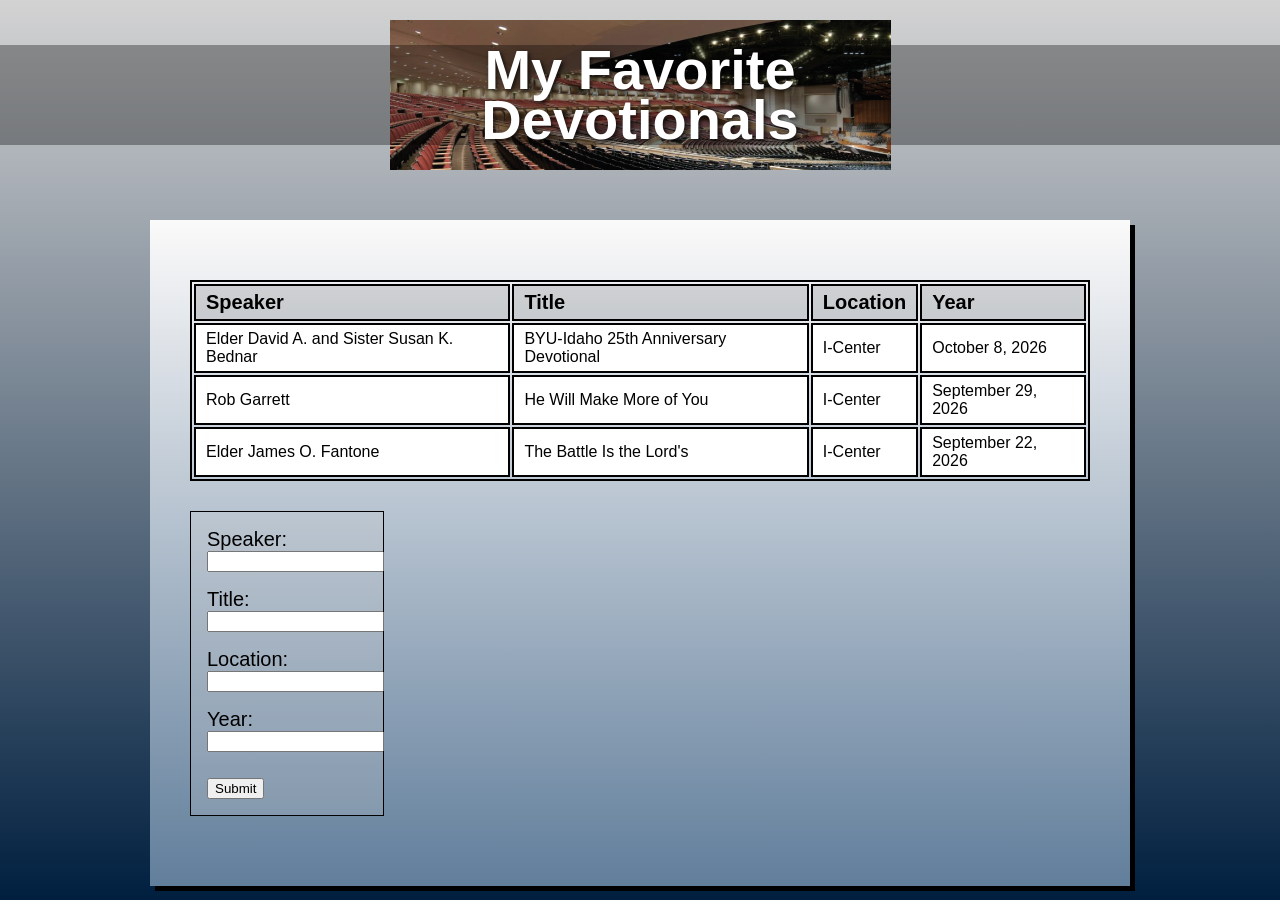
<file: ice/favorite_BYUI_devotionals/favorite_devo/favdevo.html>
<!DOCTYPE html>
<html lang="en">
<head>
  <meta charset="UTF-8" />
  <meta name="viewport" content="width=device-width, initial-scale=1.0"/>
  <title>My Favorite Devotionals</title>
  <link rel="stylesheet" href="styles/styles.css" />
</head>

<body>
  <div class="container">
    <header class="header">
      <div class="header-image">
        <h1>My Favorite<br>Devotionals</h1>
      </div>
    </header>

    <main>
      <div class="content-box">
        <!-- Add your devotional content here -->
         <table>
            <tr>
              <th>Speaker</th>
              <th>Title</th>
              <th>Location</th>
              <th>Year</th>
            </tr>
            <tr>
              <td>Elder David A. and Sister Susan K. Bednar</td>
              <td>BYU-Idaho 25th Anniversary Devotional</td>
              <td>I-Center</td>
              <td>October 8, 2026</td>
            </tr>
            <tr>
              <td>Rob Garrett</td>
              <td>He Will Make More of You</td>
              <td>I-Center</td>
              <td>September 29, 2026</td>
            </tr>
            <tr>
              <td>Elder James O. Fantone</td>
              <td>The Battle Is the Lord's</td>
              <td>I-Center</td>
              <td>September 22, 2026</td>
            </tr>
         </table>

         <form>
            <div class="user-input">
              <label for="speaker">Speaker:</label><br>
              <input type="text" id="speaker">
            </div>
            <div class="user-input">
              <label for="title">Title:</label><br>
              <input type="text" id="title">
            </div>
            <div class="user-input">
              <label for="location">Location:</label><br>
              <input type="text" id="location">
            </div>
            <div class="user-input">
              <label for="year">Year:</label><br>
              <input type="text" id="year">
            </div>  
            <input class="button" type="submit" value="Submit">
         </form>
         
      </div>
    </main>

  </div>
</body>

</html>
</file>
<file: styles/style.css>
* {
    font-family: 'Roboto', Helvetica, sans-serif;
}
body {
    background: #F3F5F6; /* #F3F5F6 */
    margin: 0 auto;
}
/* Header Selectors */
header {
    margin: 0 auto;
    padding: 0 32px;
    max-width: 1200px;
}
.top-container {
    display: grid;
    grid-template-columns: 120px 1fr;
    margin: 24px auto 28px;
}
.logo {
    width: 120px;
    height: auto;
}
.top-text {
    display: inline-block;
    align-self: center;
    color: #3C5365;
}
.top-text h1 {
    font-family: 'Roboto', Helvetica, sans-serif;
    font-size: 32px;
    margin: 0;
}
.top-text p {
    font-family: 'Roboto', Helvetica, sans-serif;
    margin: 0;
    font-size: 16px;
}
nav {
    display: grid;
    grid-template-columns: 1fr 1fr 1fr 1fr;
    align-items: center;
    justify-items: center;

    background: #cad6e0; /* #bea4b0 #cad6e0 */
    border-radius: 20px;
    height: 70px;
    margin-bottom: 70px;
}
nav a {
    text-decoration: none;
    color: #3C5365;
    font-size: 20px;
    font-weight: bold;
    padding: 20px 35px;
}
nav a:hover {
    background: #3C5365;
    color: white;
    border-radius: 30px;
    transition: background-color 0.2s ease, color 0.2s ease;
}

/* MAIN Selectors */
main {
    margin: 0 auto;
    padding: 0 24px;
    max-width: 1200px;
}

/* Welcome */
.welcome {
    background: white;
    padding: 32px;
    border: 1px solid #e2e8ec;
    border-radius: 16px;
    box-shadow: 0px 4px 16px rgba(30, 45, 55, 0.07);
}
.welcome h2 {
    font-size: 40px;
    color: #3C5365;
    margin-top: 0;
    margin-bottom: 20px;
}
.welcome p {
    color: rgb(79, 79, 79);
}
hr {
    height: 1px;
    margin: 44px 0;
    border: 0;
    background: #DCE4E9;
}

/* Coursework */
.coursework {
    background: white;
    padding: 32px 32px 120px;
    margin-bottom: 40px;
    border: 1px solid #e2e8ec;
    border-radius: 16px;
    box-shadow: 0px 4px 16px rgba(30, 45, 55, 0.07);
}
.section-title {
    font-size: 32px;
    color: #3C5365;
    margin: 16px 0 64px 0;
}
.project-folders {
    display: grid;
    justify-self: center;
    grid-template-columns: 1fr 1fr;
    column-gap: 5%;
    max-width: 2000px;
}
.project-widget {
    display: grid;
    grid-template-rows: 3fr 2fr;
    background: #3C5365;
    border: 1px solid rgb(54, 54, 54);
    border-radius: 15px;
    overflow: hidden;
    box-shadow: 5px 5px 10px rgba(0, 0, 0, 0.3);
    transition: transform 0.2s ease, box-shadow 0.2s ease;
}
.project-widget:hover {
    border: 1px solid black;
    transform: translateY(-4px);
}
.project-widget:hover .widget-text {
    background: #3C5365;
    color: white;
}
.project-widget:hover img {
    filter: grayscale(10%) opacity(90%);
}
.project-widget img {
    width: 100%;
    height: 100%;
    grid-column: 1 / 2;
    grid-row: 1 / 3;
    filter: grayscale(100%) opacity(30%);
}
.widget-text {
    background: rgb(249, 245, 239);
    grid-column: 1 / 2;
    grid-row: 2 / 3;
    align-content: center;
    z-index: 2;

    padding-left: 32px;
    padding-right: 32px;
}
.widget-text h4, .widget-text p {
    margin: 0;
}

/* Learning/Tracker */
.learning-tracker {
    display: grid;
    grid-template-columns: 1fr 1fr;
    column-gap: 2%;
}
.learning-tracker .what-im-learning, .project-tracker {
    background: white;
    padding: 32px;
    border: 1px solid #e2e8ec;
    border-radius: 16px;
    box-shadow: 0px 4px 16px rgba(30, 45, 55, 0.07);
}
.learning-tracker h3 {
    margin-bottom: 20px;
}

/* Learning */
.what-im-learning li {
    margin-bottom: 30px;
}

/* Tracker */
.project-tracker table {
    width: 100%;
    table-layout: fixed;
    border-collapse: separate;
    border-spacing: 0;
    border: 1px solid #3C5365;
    border-radius: 20px;
    overflow: hidden;
}
.project-tracker th, .twwr, .status1 {
    border-bottom: 1px solid #3C5365;
}
.project-tracker .th-project, .twwr, .tice {
    border-right: 1px solid #3C5365;
}
.project-tracker th, td {
    height: 60px;
    width: 50%;
}
.project-tracker th {
    background: #cad6e0; /* #bea4b0 #cad6d0 */
}
.project-tracker td {
    padding-left: 30px;
}
.project-tracker span {
    background: #c7e7ff;
    padding: 15px 20px;
    border-radius: 30px;
}

/* Favorite Project */
.favorite-project {
    background: white;
    padding: 32px;
    margin-bottom: 70px;
    border: 1px solid #e2e8ec;
    border-radius: 16px;
    box-shadow: 0px 4px 16px rgba(30, 45, 55, 0.07);
}
.favorite-project h3 {
    margin-bottom: 10px;
}
.favorite-project div {
    margin: 20px 0;
}
.favorite-project input[type=submit] {
    padding: 10px 40px;
    background-color:#3C5365;
    color: white;
    border: none;
    border-radius: 20px;
}
.favorite-project input[type=submit]:hover {
    background-color:#283743;
    color: white;
}

/* Footer Selectors */
footer {
    margin: 0 auto;
    padding: 30px 0;
    max-width: 3000px;

    background: #3C5365;
    color: white;
    text-align: center;
}
</file>
<file: wwr/styles/style.css>
#content {
    max-width: 1600px;
    margin: 0 auto;
}
nav {
    display: flex;
    justify-content: space-around;
}
nav a {
    text-align: center;
    color: #dba652;
    text-decoration: none;
    padding: 35px;
}
nav a:hover {
    background-color: #6f1d1b;
    color: white
}
.home-title {
    color: #6f1d1b;
    font-family: 'URW ChanceryL', 'Comic Sans MS', cursive;
    font-size: 2em;
    margin-top: 10px;
}
.logo {
    width: 80px;
}
#logo-link {
    padding-top: 5px;
    justify-self: center;
    align-self: center;

}
h2 {
    margin: 0;
}
h4 {
    color:#6f1d1b
}
#hero {
    display: grid;
    grid-template-columns: 1fr 3fr 1fr;
    margin-top: -100px;
}
#hero-box {
    grid-column: 1/4;
    grid-row: 1/3;
    z-index: -1;
}
#hero-msg {
    grid-column: 2/3;
    grid-row: 1/2;
    margin-top: 100px;
}
#hero-msg h1, #hero-msg h4 {
    text-align: center;
    color: #dba652;
}
#hero-img {
    width: 100%;
}
.button-box {
    text-align: center;
}
.home-grid {
    display: grid;
    grid-template-columns: repeat(10, 1fr);
}
main section {
    text-align: center;
}
main section img {
    box-sizing: border-box;
}
#background {
    height: 725px;
    background-color: #6f1d1b;
    grid-column: 1/11;
    grid-row: 4/9;
}
body {
    background-color: white;
    font-family: Georgia, Helvetica, serif;
    font-size: 22px;
    margin: 0;
    padding: 0;
}
header {
    background-color: #6f1d1b;
    display: grid;
    grid-template-columns: 150px auto;
}
.card-img {
    border: 10px solid #dba652;
    transition: transform .5s;
    box-shadow: 5px 5px 10px #432818;
}
.card-img:hover {
    opacity: .6;
    transform: scale(1.1);
}
.card-img, .mountains {
    width: 100%;
}
.book, .join {
    background-color: #dba652;
    color: black;
    text-decoration: none;
    font-size: 18px;
    padding: 15px 30px;
    margin-top: 50px;
    border-radius: 5px;
}
.rivers-card, .camping-card, .rapids-card {
    margin: 200px 0;
}
.rivers-card {
    grid-column: 2/4;
    grid-row: 2/3;
}
.camping-card {
    grid-column: 5/7;
    grid-row: 2/3;
}
.rapids-card {
    grid-column: 8/10;
    grid-row: 2/3;
}
.mountains {
    grid-column: 2/7;
    grid-row: 5/8;
    box-shadow: 5px 5px 10px black;

}
.book:hover, .join:hover {
    background-color:#6f1d1b;
    color: white; 
}
section.msg {
    grid-column: 6/10;
    grid-row: 6/7;
    box-shadow: 5px 5px 10px black;
}
.msg {
    background-color: #432818;
    line-height: 1.5em;
    padding: 35px
}
.msg h2 {
    color: white;
    font-family: 'URW Chancery L', 'Comic Sans MS', cursive;
}
.msg p {
    color: white;
    font-size: .8em;
    padding-bottom: 15px;
}
footer {
    background-color: #432818;
    color: #dba652;
    padding: 25px 50px;
    margin-top: 200px;
    display: flex;
    justify-content: space-around;
    align-items: center;
}
footer p {
    font-size: 1.2em;
}
footer p a:hover {
    text-decoration: underline;
}
footer a {
    color: #dba652;
    text-decoration: none;
}
footer a:hover {
    color: white;
}
footer .social img {
    padding-top: 15px;
}
.icon {
    width: 80px;
    padding-top: 10px;
}
@media screen and (max-width: 900px) {
    #hero, .home-grid {
        display: block;
        height: auto;
    }
    nav, footer {
        flex-direction: column;
    }
    nav a {
        display: block;
        padding: 15px;
    }
    #hero {
        margin-top: 0;
    }
    #hero-msg {
        margin-top: 0;
    }
    #hero-msg h4 {
        display: none;
    }
    #hero-msg h1 {
        color: #6f7364;
    }
    .home-title {
        font-size: 25px;
    }
    .rivers-card, .camping-card, .rapids-card { 
        margin: 50px auto;
        width: 60%;
    }
    #background {
        display: none;
    }
    .mountains, .msg {
        width: 80%;
        display: block;
        margin: 0 auto;
    }
    footer {
        margin-top: 25px;
    }
}
</file>
<file: ice/halloween/styles/styles.css>
/* Add your CSS here to style your halloween page */
* {
    font-family: Luminari, Helvetica, sans-serif;
}
body {
    background-color: black;
    height: 100%;
    margin: 0 auto;
}
#wrapper {
    margin: 0 auto;
    width: auto;
    background: linear-gradient(to bottom, #6d9dc8, #414770, #372248);
    text-align: center;
}

/* HEADER SELECTORS */
header {
    background-color: #1e0830;
    padding: 30px 0;
    border-top: 3px solid #390d60;
    border-bottom: 3px solid #390d60;
    box-shadow: 0 8px 80px #c27afe;
}
nav {
    max-width: 3000px;
    margin: 0 auto;
}
ul {
    display: grid;
    grid-template-columns: 1fr 1fr 1fr 1fr;
    list-style-position: inside;
    justify-items: center;
    margin: 0 auto;

    font-size: 32px;
    color: #c27afe;
    list-style-type: none;
}

ul li {
    border: 1px solid;
    border-radius: 10px;
    width: 300px;
    background-color: #00ff8843;
}

ul li:hover {
    background-color:#00ff88;
    text-shadow: 1px 1px black;
    color: #583872;
    border: 1px solid black;
}

/* MAIN SELECTORS */
main {
    color: orange;
    max-width: 3000px;
    margin: 0 auto;
    padding-bottom: 34px;
}
main h1 {
    font-size: 150px;
    text-shadow: 2px 2px 4px rgba(0, 0, 0, 0.7);
}
img {
    position: relative;
    box-shadow: 2px 2px 100px #019c7b;
    border: 9px double black;
    border-radius: 60px;
    margin-bottom: 30px;
}
section {
    position: relative;
    margin: 20px auto 8px;
    padding: 20px 16px 8px;
    width: 2000px;
    max-width: 80%;
    text-align: center;
    box-shadow: 3px 5px 10px black;
    background: linear-gradient(to bottom, #414770, #372248);
}
section h2 {
    font-size: 32px;
    margin: 0px 0px 10px;
}
section p {
    font-size: 16px;
    font-family: Palatino;
    margin-top: 0px;
}

/* FOOTER SELECTORS */
footer {
    padding: 24px;

    font-family: Palatino;
    background-color: #1f1329;
    color: #c27afe;
}
</file>
<file: ice/positioning/positionstyles.css>
/* CSS - Name: "positionstyles.css" */
/* Activity 1 styles */
.content1 {
  /* This is the parent of the activity 1 boxes. */
  display: grid;
  grid-template-columns: 1fr 1fr;
  justify-items: center;
  gap: 20px;
}
.red1 { 
  width: 100%; 
  height: 100px; 
  background-color: red; 
  grid-column: 1 / 3;

} 
.green1 {
  width: 200px; 
  height: 200px; 
  background-color: green; 

} 
.yellow1 {
  width: 200px; 
  height: 200px; 
  background-color: gold; 
} 
.blue1 {
  width: 100%; 
  height: 100px; 
  background-color: blue; 
  grid-column: 1 / 3;
} 
/* Activity 2 styles */ 
.content2 {
  /* This is the parent of the activity 2 boxes. */
  display: grid;
  grid-template-columns: 50px 50px 50px 50px 50px;
}
.red2 {
  width: 100px; 
  height: 100px; 
  background-color: red; 
} 
.green2 { 
  width: 100px; 
  height: 100px; 
  background-color: green; 
  margin-top: 50px;
} 
.yellow2 {
  width: 100px; 
  height: 100px; 
  background-color: gold; 
  margin-top: 100px;
} 
.blue2 {
  width: 100px; 
  height: 100px; 
  background-color: blue; 
  margin-top: 150px;
} 
/* Activity 3 styles */ 
.content3 {
  /* This is the parent of the activity 3 boxes. */
  display: grid;
  grid-template-columns: 400px 400px;
  grid-column-gap: 75px;
}
.red3 {
  width: 100%; 
  height: 100px; 
  background-color: red; 
  grid-column: 1 / 3;
} 
.green3 {
  width: 400px; 
  height: 200px; 
  background-color: green;
} 
.yellow3 {
  width: 400px; 
  height: 200px; 
  background-color: gold; 
} 
.blue3 {
  width: 100%;
  height: 100px; 
  background-color: blue; 
  grid-column: 1 / 3;
} 
/* Activity 4 styles */ 
.content4 {
  /* This is the parent of the activity 4 boxes. */
  height: 400px;
  width: 600px;
  display: grid;
  grid-template-columns: 300px 300px;
  grid-template-rows: 1fr 1fr 1fr;
}
.red4 {
  width: 300px; 
  height: 100%; 
  background-color: red; 
  grid-column: 1 / 2;
  grid-row: 1 / 4;
} 
.green4 {
  width: 300px; 
  height: 100%; 
  background-color: green; 
} 
.yellow4 {
  width: 300px; 
  height: 100%; 
  background-color: gold; 
} 
.blue4 {
  width: 300px; 
  height: 100%; 
  background-color: blue; 
} 
/* Activity 5 styles */ 
.content5 {
  /* This is the parent of the activity 5 boxes. */
  height: 400px;
}
.red5 { 
  width: 700px; 
  height: 100px; 
  background-color: red; 
} 
.green5 { 
  width: 200px; 
  height: 200px; 
  background-color: green; 
  float: left;

} 
.yellow5 {
  width: 700px; 
  height: 275px; 
  background-color: gold; 

} 
.blue5 {
  width: 700px; 
  height: 100px; 
  background-color: blue; 
} 
/* Activity 6 styles */ 
.content6 {
  /* This is the parent of the activity 6 boxes. */
  display: grid;
  grid-template-columns: repeat(6, 100px);
  grid-template-rows: repeat(6, 100px);
}
.red6 {
  width: 400px; 
  height: 200px; 
  background-color: red; 
  grid-column: 1 / 5;
  grid-row: 1 / 3;
} 
.green6 {
  width: 200px; 
  height: 200px; 
  background-color: green; 
  grid-column: 1 / 3;
  grid-row: -3 / -1;
  z-index: 2;
} 
.yellow6 {
  width: 200px; 
  height: 400px; 
  background-color: gold; 
  grid-column: -3 / -1;
  grid-row: 3 / -1;
  z-index: 2;
} 
.blue6 {
  width: 400px; 
  height: 400px; 
  background-color: blue; 
  grid-column: 2 / -2;
  grid-row: 2 / -2;
  z-index: 1;
} 


/* Do not make any changes below here */
.activity {
  width: 70%; 
  margin: 20px auto; 
  font-family: Arial, sans-serif; 
  border: 1px solid black; 
  padding: 10px; 
  clear:both; 
  overflow: auto;
} 

.hint {
  border: 1px solid grey;
  background: #e0e0e0;
  padding: .5em;
  position: relative;
  margin: 1em 0;
}
.hint h3 {
  margin: 0;
}
.hint:hover {
  background: #d0d0d0;
}
.hint > div {
  display: none;
}

.hint input[type=checkbox] {
  position: absolute;
  width: 100%;
  height: 100%;
  opacity: 0;
  z-index: 1;
  cursor: pointer;
}

.hint input[type=checkbox]:checked ~ div {
  display: block;
}

.hint i {
  position: absolute;
  transform: translate(-6px, 0);
  margin-top: 16px;
  right: 10px;
  top: -3px;
}
.hint i:before, .hint i:after {
  content: "";
  position: absolute;
  background-color: black;
  width: 3px;
  height: 9px;
}
.hint i:before {
  transform: translate(2px, 0) rotate(45deg);
}
.hint i:after {
  transform: translate(-2px, 0) rotate(-45deg);
}

.hint input[type=checkbox]:checked ~ i:before {
  transform: translate(-2px, 0) rotate(45deg);
}
.hint input[type=checkbox]:checked ~ i:after {
  transform: translate(2px, 0) rotate(-45deg);
}
.hint a {
  position: relative;
  z-index: 1;
}
</file>
<file: ice/favorite_BYUI_devotionals/favorite_devo/styles/styles.css>
body {
  margin: 0;
  height: 100%;
  font-family: Arial, sans-serif;
  background: linear-gradient(to bottom, #d3d3d3, #001f3f);
  background-repeat: no-repeat; /* Just in case */
  background-attachment: fixed;
}

.container {
  text-align: center;
}

.header {
  padding: 20px 0;
}

.header-image {
  background-image: url('../images/icenter.png'); /* Replace with your image */
  background-repeat: no-repeat;
  background-position: center;
  height: 150px;
  display: flex;
  flex-direction: column;
  justify-content: center;
  color: white;

}

.header-image h1 {
  margin: 0;
  line-height: 0.9;
    font-size: 3.5em;
  font-weight: bold;
  text-shadow: 2px 2px 4px rgba(0, 0, 0, 0.7);
  background: #00000055;
}

.content-box {
  background: linear-gradient(to bottom, #fbfafa, #617e9b);
  margin: 30px auto;
  width: 90%;
  max-width: 900px;
  padding: 40px;
  box-shadow: 5px 5px 0px black;
  min-height: 400px;
}

table {
  margin: 20px 0 0;
  text-align: left;
}

table, th, td {
  border: 2px solid;
}

th, td {
  padding: 5px 10px;
  background-color: white;
}

th {
  background: #00000020;
  font-size: 20px;
}

form {
  width: 160px;
  text-align: left;
  margin: 30px 0;
  padding: 16px;
  background: #d0d0d035;
  border: 1px solid;
}

.user-input {
  margin: 0 auto 16px;
}

.user-input label {
  font-size: 20px;
}

.button {
  margin-top: 10px;
}
</file>
